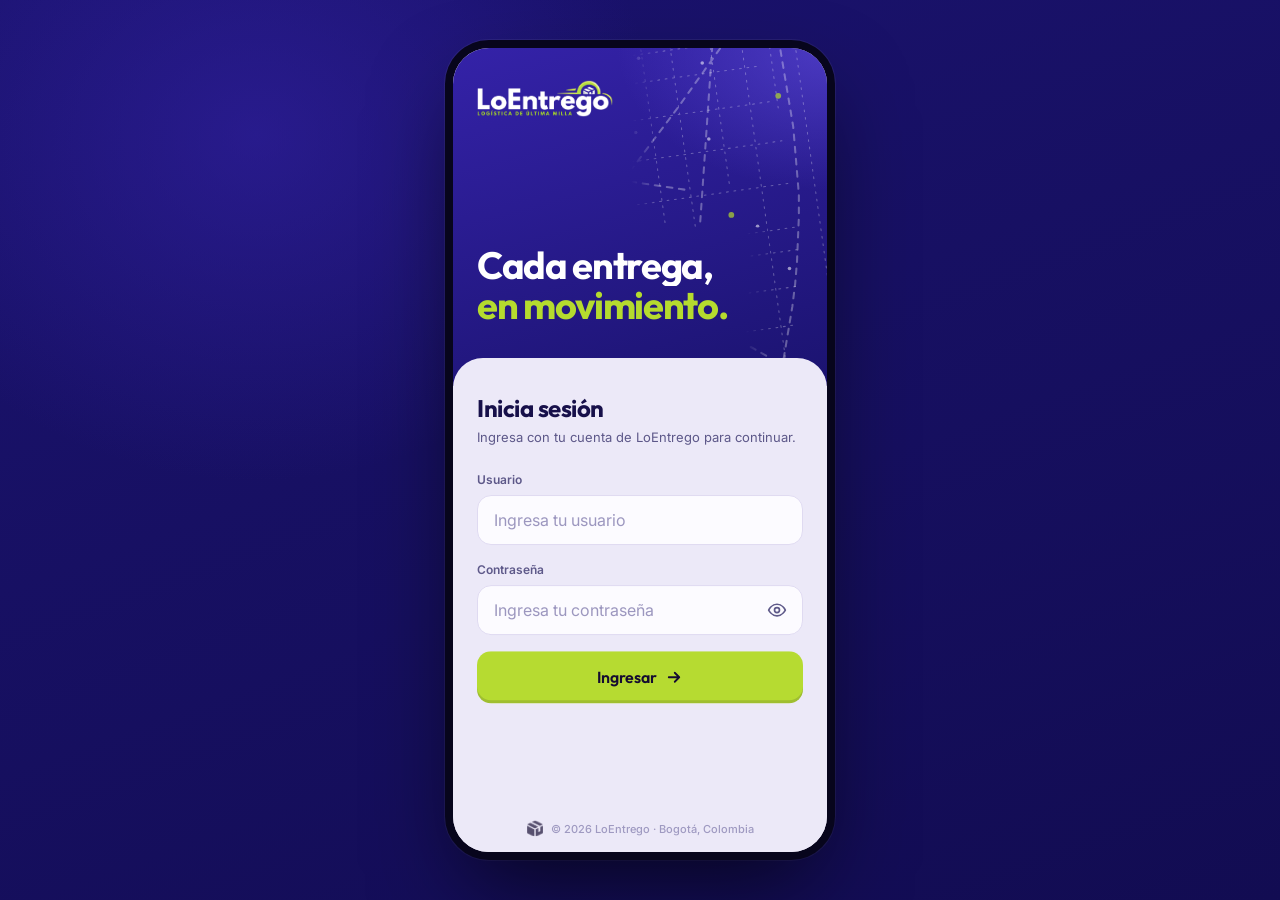
<file: index.html>
<!DOCTYPE html>
<html lang="es">
<head>
<meta charset="UTF-8">
<meta name="viewport" content="width=device-width, initial-scale=1.0, viewport-fit=cover">
<meta name="theme-color" content="#3422A8">
<title>LoEntrego — App de Logística</title>
<link rel="preconnect" href="https://fonts.googleapis.com">
<link rel="preconnect" href="https://fonts.gstatic.com" crossorigin>
<link href="https://fonts.googleapis.com/css2?family=Outfit:wght@500;600;700;800&family=Inter:wght@400;500;600;700&display=swap" rel="stylesheet">
<link rel="stylesheet" href="Styles/Styles-base.css?v=20261122r">
<link rel="stylesheet" href="Styles/Styles-index.css?v=20261123a">
<link rel="icon" href="img/icons/icon-192.png">
<link rel="manifest" href="manifest.webmanifest">
<link rel="apple-touch-icon" href="img/icons/apple-touch-icon.png">
<meta name="mobile-web-app-capable" content="yes">
<meta name="apple-mobile-web-app-capable" content="yes">
<meta name="apple-mobile-web-app-status-bar-style" content="black-translucent">
<meta name="apple-mobile-web-app-title" content="LoEntrego">
<script src="Scripts/Scripts-theme.js?v=20261122r"></script>
</head>
<body>

<main class="device login">

  <!-- ============ ZONA DE MARCA ============ -->
  <section class="brand-zone login-hero" aria-labelledby="login-title">
    <svg class="city city-art" viewBox="0 0 400 360" preserveAspectRatio="xMaxYMin slice" aria-hidden="true">
      <path class="c-street" d="M-157 -61L-77 510 M-126 -65L-45 505 M-99 -69L-19 502 M-62 -74L19 496 M-33 -78L47 492 M-7 -82L73 489 M30 -87L110 483 M85 -95L165 476 M136 -102L216 469 M186 -109L266 462 M217 -113L297 457 M259 -119L296 146 M292 -124L372 447 M321 -128L348 64 M348 -132L428 439 M379 -136L459 434 M434 -144L514 427 M-157 -61L286 -123 M-151 -16L298 -79 M-144 28L312 -36 M43 29L320 -10 M-137 84L329 19 M-131 123L341 57 M-125 166L352 99 M-119 212L361 144 M-112 259L366 191 M-109 281L368 215 M-103 320L369 254 M-98 361L368 295 M36 378L367 332 M-89 422L366 358 M-84 456L365 393 M-81 479L365 416 M82 125L60 192 M95 130L73 197 M108 134L86 201 M121 138L99 205 M134 142L112 209 M147 147L125 214 M82 125L148 147 M76 142L143 164 M71 159L137 181 M65 176L132 198 M41 296L71 370 M53 292L82 366 M64 287L94 361 M75 283L105 357 M86 278L116 352 M97 274L127 348 M108 269L138 343 M41 296L112 268 M47 311L118 282 M53 325L124 297 M59 340L130 311 M65 354L136 326 M71 369L142 340 M95 297L81 364 M110 300L96 367 M125 303L111 370 M140 306L126 373 M155 310L141 377 M170 313L156 380 M185 316L171 383 M95 297L198 319 M91 316L194 338 M87 336L190 358 M83 355L186 377 M40 203L64 262 M53 198L77 256 M66 192L90 251 M79 187L102 246 M92 182L115 241 M104 177L128 236 M117 172L141 230 M130 166L154 225 M143 161L167 220 M40 203L145 161 M47 219L151 177 M54 236L158 194 M60 253L165 211"/>
      <path class="c-avenue" d="M344 -36 L348 -12 L352 12 L356 36 L360 60 L364 84 L366 108 L368 132 L370 156 L370 180 L369 204 L368 228 L366 252 L363 276 L359 300 L355 324 L351 348 L347 372 M-40 378 L140 198 L240 65 L312 -36 M48 -36 C72 126, 32 252, 88 396 M264 198 L280 -36 M-20 288 Q160 223 340 331 M248 151 L-40 108"/>
      <circle class="c-hub" cx="4" cy="16" r="3.1" style="--d:3.1s"/><circle class="c-hub" cx="145" cy="105" r="3.1" style="--d:3.9s"/><circle class="c-hub" cx="170" cy="75" r="3.1" style="--d:0.2s"/><circle class="c-hub" cx="67" cy="244" r="3.1" style="--d:0.2s"/><circle class="c-node" cx="196" cy="90" r="1.9"/><circle class="c-node" cx="49" cy="191" r="1.9"/><circle class="c-node" cx="164" cy="356" r="1.9"/><circle class="c-hub" cx="97" cy="148" r="3.1" style="--d:1.7s"/><circle class="c-node" cx="99" cy="320" r="1.9"/><circle class="c-node" cx="199" cy="11" r="1.9"/><circle class="c-node" cx="97" cy="75" r="1.9"/><circle class="c-hub" cx="348" cy="51" r="3.1" style="--d:3.7s"/><circle class="c-node" cx="226" cy="357" r="1.9"/><circle class="c-node" cx="360" cy="235" r="1.9"/><circle class="c-hub" cx="298" cy="178" r="3.1" style="--d:0.8s"/><circle class="c-node" cx="263" cy="288" r="1.9"/><circle class="c-node" cx="326" cy="190" r="1.9"/><circle class="c-node" cx="274" cy="97" r="1.9"/><circle class="c-node" cx="267" cy="16" r="1.9"/><circle class="c-node" cx="51" cy="349" r="1.9"/><circle class="c-node" cx="24" cy="60" r="1.9"/>
      <path class="c-glow" pathLength="100" d="M344 -36 L348 -12 L352 12 L356 36 L360 60 L364 84 L366 108 L368 132 L370 156 L370 180 L369 204 L368 228 L366 252 L363 276 L359 300 L355 324 L351 348 L347 372" style="--t:4.0s;--w:0.2s"/><path class="c-comet" pathLength="100" d="M344 -36 L348 -12 L352 12 L356 36 L360 60 L364 84 L366 108 L368 132 L370 156 L370 180 L369 204 L368 228 L366 252 L363 276 L359 300 L355 324 L351 348 L347 372" style="--t:4.0s;--w:0.2s"/><path class="c-glow" pathLength="100" d="M-40 378 L140 198 L240 65 L312 -36" style="--t:5.1s;--w:0.9s"/><path class="c-comet" pathLength="100" d="M-40 378 L140 198 L240 65 L312 -36" style="--t:5.1s;--w:0.9s"/><path class="c-glow" pathLength="100" d="M48 -36 C72 126, 32 252, 88 396" style="--t:6.2s;--w:1.6s"/><path class="c-comet" pathLength="100" d="M48 -36 C72 126, 32 252, 88 396" style="--t:6.2s;--w:1.6s"/><path class="c-glow" pathLength="100" d="M264 198 L280 -36" style="--t:4.0s;--w:2.3s"/><path class="c-comet" pathLength="100" d="M264 198 L280 -36" style="--t:4.0s;--w:2.3s"/><path class="c-glow" pathLength="100" d="M-20 288 Q160 223 340 331" style="--t:5.1s;--w:3.0s"/><path class="c-comet" pathLength="100" d="M-20 288 Q160 223 340 331" style="--t:5.1s;--w:3.0s"/><path class="c-glow" pathLength="100" d="M248 151 L-40 108" style="--t:6.2s;--w:3.7s"/><path class="c-comet" pathLength="100" d="M248 151 L-40 108" style="--t:6.2s;--w:3.7s"/><path class="c-glow" pathLength="100" d="M344 -36 L348 -12 L352 12 L356 36 L360 60 L364 84 L366 108 L368 132 L370 156 L370 180 L369 204 L368 228 L366 252 L363 276 L359 300 L355 324 L351 348 L347 372" style="--t:4.0s;--w:4.4s"/><path class="c-comet" pathLength="100" d="M344 -36 L348 -12 L352 12 L356 36 L360 60 L364 84 L366 108 L368 132 L370 156 L370 180 L369 204 L368 228 L366 252 L363 276 L359 300 L355 324 L351 348 L347 372" style="--t:4.0s;--w:4.4s"/><path class="c-glow" pathLength="100" d="M-40 378 L140 198 L240 65 L312 -36" style="--t:5.1s;--w:5.1s"/><path class="c-comet" pathLength="100" d="M-40 378 L140 198 L240 65 L312 -36" style="--t:5.1s;--w:5.1s"/>
    </svg>

    <img class="login-logo" src="img/LoEntrego2026-wordmark.png" alt="LoEntrego — Logística de última milla" width="1383" height="374">

    <div class="login-copy">
      <h1 id="login-title">Cada entrega,<br><span class="text-accent">en movimiento.</span></h1>
    </div>
  </section>

  <!-- ============ PANEL DE ACCESO ============ -->
  <section class="login-panel" aria-labelledby="login-form-title">
    <div class="login-panel-head">
      <h2 id="login-form-title">Inicia sesión</h2>
      <p>Ingresa con tu cuenta de LoEntrego para continuar.</p>
    </div>

    <form class="login-form" id="login-form" novalidate>

      <div class="field">
        <label class="field-label" for="usuario">Usuario</label>
        <input class="field-input" type="text" id="usuario" name="usuario" placeholder="Ingresa tu usuario" autocomplete="username" autocapitalize="none" spellcheck="false">
      </div>

      <div class="field">
        <label class="field-label" for="password">Contraseña</label>
        <div class="password-wrap">
          <input class="field-input" type="password" id="password" name="password" placeholder="Ingresa tu contraseña" autocomplete="current-password">
          <button type="button" class="toggle-password" id="toggle-password" data-action="toggle-password" aria-label="Mostrar contraseña" aria-pressed="false">
            <svg class="icon-eye" viewBox="0 0 24 24" fill="none" stroke="currentColor" stroke-width="2" stroke-linecap="round" stroke-linejoin="round" aria-hidden="true"><path d="M2 12s3.6-7 10-7 10 7 10 7-3.6 7-10 7S2 12 2 12Z"/><circle cx="12" cy="12" r="3"/></svg>
            <svg class="icon-eye-off" viewBox="0 0 24 24" fill="none" stroke="currentColor" stroke-width="2" stroke-linecap="round" stroke-linejoin="round" aria-hidden="true"><path d="M10.6 5.1A10.8 10.8 0 0 1 12 5c6.4 0 10 7 10 7a17.6 17.6 0 0 1-2.6 3.5M6.6 6.6A17.4 17.4 0 0 0 2 12s3.6 7 10 7a10 10 0 0 0 5.4-1.6"/><path d="M9.9 9.9a3 3 0 0 0 4.2 4.2"/><path d="m2 2 20 20"/></svg>
          </button>
        </div>
      </div>

      <p class="login-error" id="login-error" role="alert" aria-live="assertive"></p>

      <button type="submit" class="btn btn-primary btn-block" id="login-btn">
        <span class="login-btn-text">Ingresar</span>
        <svg class="btn-icon btn-icon-move" viewBox="0 0 24 24" fill="none" stroke="currentColor" stroke-width="2.4" stroke-linecap="round" stroke-linejoin="round" aria-hidden="true"><path d="M5 12h14M13 6l6 6-6 6"/></svg>
      </button>

    </form>

    <footer class="login-foot">
      <span class="isotipo isotipo-xs" aria-hidden="true"></span>
      <span>© 2026 LoEntrego · Bogotá, Colombia</span>
    </footer>
  </section>

</main>

<script src="Scripts/Scripts-index.js?v=20261122r"></script>
<script src="libs/gsap/gsap.min.js"></script>
<script src="libs/gsap/ScrollTrigger.min.js"></script>
<script src="libs/gsap/SplitText.min.js"></script>
<script src="libs/gsap/DrawSVGPlugin.min.js"></script>
<script src="Scripts/Scripts-motion.js?v=20261122r"></script>
<script src="Scripts/Scripts-pwa.js?v=20261122r"></script>
</body>
</html>
</file>
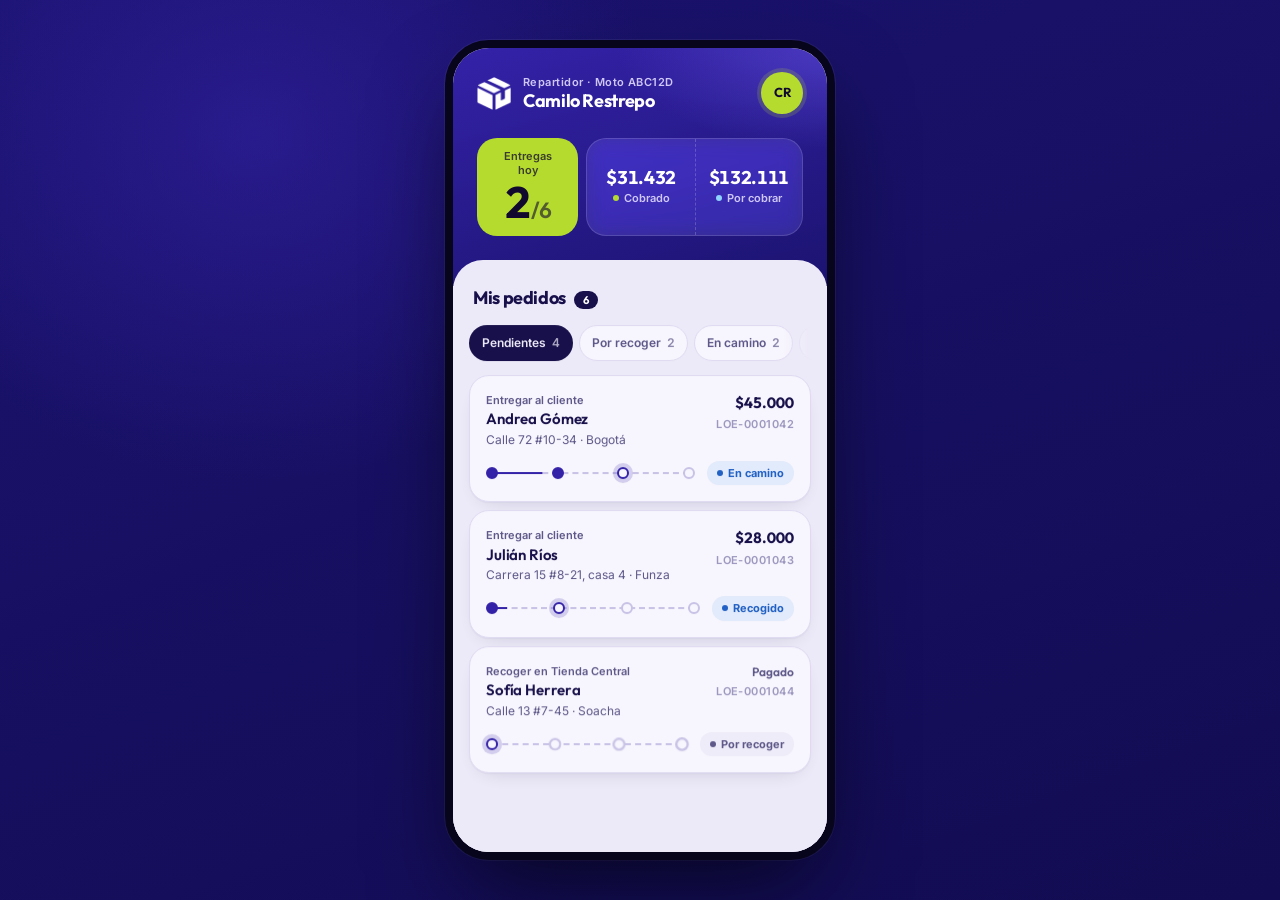
<file: Pages/Pages-repartidor.html>
<!DOCTYPE html>
<html lang="es">
<head>
<meta charset="UTF-8">
<meta name="viewport" content="width=device-width, initial-scale=1.0, viewport-fit=cover">
<meta name="theme-color" content="#3422A8">
<title>LoEntrego — Repartidor</title>
<link rel="preconnect" href="https://fonts.googleapis.com">
<link rel="preconnect" href="https://fonts.gstatic.com" crossorigin>
<link href="https://fonts.googleapis.com/css2?family=Outfit:wght@500;600;700;800&family=Inter:wght@400;500;600;700&display=swap" rel="stylesheet">
<link rel="stylesheet" href="../Styles/Styles-base.css?v=20261123a">
<link rel="stylesheet" href="../Styles/Styles-app.css?v=20261123a">
<link rel="stylesheet" href="../Styles/Styles-repartidor.css?v=20261123a">
<link rel="icon" href="../img/icons/icon-192.png">
<link rel="manifest" href="../manifest.webmanifest">
<link rel="apple-touch-icon" href="../img/icons/apple-touch-icon.png">
<meta name="mobile-web-app-capable" content="yes">
<meta name="apple-mobile-web-app-capable" content="yes">
<meta name="apple-mobile-web-app-status-bar-style" content="black-translucent">
<meta name="apple-mobile-web-app-title" content="LoEntrego">
<script src="../Scripts/Scripts-theme.js?v=20261123a"></script>
</head>
<body>

<div class="device app" data-role="repartidor">

  <main class="app-scroll">

    <!-- ============ ZONA DE MARCA ============ -->
    <section class="brand-zone app-hero" aria-label="Tu jornada">
      <header class="app-header">
        <div class="app-header-brand">
          <span class="brand-mark isotipo" aria-hidden="true"></span>
          <div>
            <p class="eyebrow">Repartidor · Moto ABC12D</p>
            <h1 class="app-title">Camilo Restrepo</h1>
          </div>
        </div>
        <button type="button" class="avatar-btn" data-action="open-sheet" data-target="sheet-account" aria-label="Abrir mi cuenta" aria-haspopup="dialog">CR</button>
      </header>

      <div class="stats">
        <div class="stat stat-total">
          <span class="stat-label">Entregas hoy</span>
          <span class="stat-value"><span data-stat="hechas">0</span><small class="of">/<span data-stat="total">0</span></small></span>
        </div>
        <div class="stat-split">
          <div class="stat">
            <span class="stat-value money" data-money="cobrado">$0</span>
            <span class="stat-label"><i class="dot dot-ok" aria-hidden="true"></i>Cobrado</span>
          </div>
          <div class="stat">
            <span class="stat-value money" data-money="pendiente">$0</span>
            <span class="stat-label"><i class="dot dot-move" aria-hidden="true"></i>Por cobrar</span>
          </div>
        </div>
      </div>

    </section>

    <div class="app-panel">

      <!-- ============ MIS PEDIDOS ============ -->
      <section class="jobs" aria-labelledby="jobs-title">
        <div class="section-head">
          <h2 class="section-title" id="jobs-title">Mis pedidos</h2>
          <span class="count-chip" data-count="todos">0</span>
        </div>

        <div class="filters" role="toolbar" aria-label="Filtrar mis pedidos">
          <button type="button" class="filter-chip" data-action="filter" data-filter="pendientes" aria-pressed="true">Pendientes <span class="n" data-count="pendientes">0</span></button>
          <button type="button" class="filter-chip" data-action="filter" data-filter="por_recoger" aria-pressed="false">Por recoger <span class="n" data-count="por_recoger">0</span></button>
          <button type="button" class="filter-chip" data-action="filter" data-filter="curso" aria-pressed="false">En camino <span class="n" data-count="curso">0</span></button>
          <button type="button" class="filter-chip" data-action="filter" data-filter="completados" aria-pressed="false">Completados <span class="n" data-count="completados">0</span></button>
          <button type="button" class="filter-chip" data-action="filter" data-filter="todos" aria-pressed="false">Todos <span class="n" data-count="todos">0</span></button>
        </div>

        <ul class="job-list" id="job-list" role="list"></ul>

        <div class="empty-state" id="jobs-empty" hidden>
          <span class="isotipo isotipo-empty" aria-hidden="true"></span>
          <p class="empty-title" id="empty-title">¡Ruta completada!</p>
          <p class="empty-sub" id="empty-sub"></p>
        </div>
      </section>

    </div>
  </main>

  <!-- ============ CELEBRACIÓN DE ENTREGA ============ -->
  <div class="done-layer" id="done-layer" aria-hidden="true">
    <div class="done-badge">
      <svg viewBox="0 0 120 120">
        <circle class="done-ring" cx="60" cy="60" r="50"/>
        <path class="done-check" d="M38 62 l15 15 l30 -32"/>
      </svg>
      <span class="done-bit"></span><span class="done-bit"></span><span class="done-bit"></span><span class="done-bit"></span>
      <span class="done-bit"></span><span class="done-bit"></span><span class="done-bit"></span><span class="done-bit"></span>
      <span class="done-bit"></span><span class="done-bit"></span><span class="done-bit"></span><span class="done-bit"></span>
    </div>
    <p class="done-msg" id="done-msg">¡Entregado!</p>
  </div>

  <!-- ============ HOJA: NO SE PUDO ENTREGAR ============ -->
  <div class="sheet-overlay" id="sheet-fail" data-state="closed" data-action="close-sheet-bg">
    <section class="sheet" role="dialog" aria-modal="true" aria-labelledby="fail-title" tabindex="-1">
      <span class="sheet-handle" aria-hidden="true"></span>
      <button type="button" class="icon-btn sheet-close" data-action="close-sheet" aria-label="Cerrar">
        <svg viewBox="0 0 24 24" fill="none" stroke="currentColor" stroke-width="2.2" stroke-linecap="round" aria-hidden="true"><path d="M6 6l12 12M18 6 6 18"/></svg>
      </button>
      <h2 class="sheet-title" id="fail-title">No se pudo entregar</h2>
      <p class="sheet-sub" id="fail-sub">Cuéntanos qué pasó para avisarle al comercio.</p>
      <form id="fail-form" class="reason-list" novalidate>
        <div id="reason-options" class="reason-options" role="radiogroup" aria-label="Motivo"></div>
        <button type="submit" class="btn btn-danger btn-block sheet-action" id="fail-submit" disabled>Reportar novedad</button>
      </form>
    </section>
  </div>

  <!-- ============ HOJA: PEDIDO (acciones del repartidor) ============ -->
  <div class="sheet-overlay" id="sheet-job" data-state="closed" data-action="close-sheet-bg">
    <section class="sheet has-ticket" role="dialog" aria-modal="true" aria-labelledby="job-name" tabindex="-1">
      <span class="sheet-handle" aria-hidden="true"></span>
      <button type="button" class="icon-btn sheet-close" data-action="close-sheet" aria-label="Cerrar">
        <svg viewBox="0 0 24 24" fill="none" stroke="currentColor" stroke-width="2.2" stroke-linecap="round" aria-hidden="true"><path d="M6 6l12 12M18 6 6 18"/></svg>
      </button>
      <div id="job-detail"></div>
    </section>
  </div>

  <!-- ============ HOJA: MI CUENTA ============ -->
  <div class="sheet-overlay" id="sheet-account" data-state="closed" data-action="close-sheet-bg">
    <section class="sheet" role="dialog" aria-modal="true" aria-labelledby="account-name" tabindex="-1">
      <span class="sheet-handle" aria-hidden="true"></span>
      <button type="button" class="icon-btn sheet-close" data-action="close-sheet" aria-label="Cerrar">
        <svg viewBox="0 0 24 24" fill="none" stroke="currentColor" stroke-width="2.2" stroke-linecap="round" aria-hidden="true"><path d="M6 6l12 12M18 6 6 18"/></svg>
      </button>
      <div class="account-header">
        <span class="account-avatar" aria-hidden="true">CR</span>
        <div>
          <h2 class="account-name" id="account-name">Camilo Restrepo</h2>
          <p class="account-role">Repartidor · Bogotá y alrededores</p>
        </div>
      </div>
      <dl class="detail-list">
        <div class="detail-row"><div><dt>Celular</dt><dd>300 123 4567</dd></div></div>
        <div class="detail-row"><div><dt>Comercio de hoy</dt><dd>Tienda Central · Cra 13 #45-20, Chapinero</dd></div></div>
      </dl>

      <div class="settings-group">
        <span class="settings-label" id="theme-label">Apariencia</span>
        <div class="theme-switch" role="radiogroup" aria-labelledby="theme-label">
          <button type="button" class="theme-option" role="radio" aria-checked="false" data-action="set-theme" data-theme-value="light"><svg viewBox="0 0 24 24" fill="none" stroke="currentColor" stroke-width="2" stroke-linecap="round" aria-hidden="true"><circle cx="12" cy="12" r="4"/><path d="M12 2v2M12 20v2M4.9 4.9l1.4 1.4M17.7 17.7l1.4 1.4M2 12h2M20 12h2M4.9 19.1l1.4-1.4M17.7 6.3l1.4-1.4"/></svg>Claro</button>
          <button type="button" class="theme-option" role="radio" aria-checked="false" data-action="set-theme" data-theme-value="dark"><svg viewBox="0 0 24 24" fill="none" stroke="currentColor" stroke-width="2" stroke-linecap="round" stroke-linejoin="round" aria-hidden="true"><path d="M20 14.5A8 8 0 0 1 9.5 4a8 8 0 1 0 10.5 10.5Z"/></svg>Oscuro</button>
          <button type="button" class="theme-option" role="radio" aria-checked="true" data-action="set-theme" data-theme-value="auto"><svg viewBox="0 0 24 24" fill="none" stroke="currentColor" stroke-width="2" stroke-linecap="round" aria-hidden="true"><circle cx="12" cy="12" r="9"/><path d="M12 3a9 9 0 0 1 0 18Z" fill="currentColor" stroke="none"/></svg>Auto</button>
        </div>
      </div>

      <button type="button" class="btn btn-ghost btn-block sheet-action" data-action="logout">
        <svg class="btn-icon" viewBox="0 0 24 24" fill="none" stroke="currentColor" stroke-width="2.2" stroke-linecap="round" stroke-linejoin="round" aria-hidden="true"><path d="M15 4h3a2 2 0 0 1 2 2v12a2 2 0 0 1-2 2h-3M10 17l-5-5 5-5M5 12h11"/></svg>
        Cerrar sesión
      </button>
    </section>
  </div>

  <div class="toast-region" id="toast-region" aria-live="polite" aria-atomic="true"></div>
</div>

<script src="../Scripts/Scripts-app.js?v=20261127b"></script>
<script src="../Scripts/Scripts-repartidor.js?v=20261127b"></script>
<script src="../libs/gsap/gsap.min.js"></script>
<script src="../libs/gsap/ScrollTrigger.min.js"></script>
<script src="../libs/gsap/SplitText.min.js"></script>
<script src="../libs/gsap/DrawSVGPlugin.min.js"></script>
<script src="../Scripts/Scripts-motion.js?v=20261123a"></script>
<script src="../Scripts/Scripts-pwa.js?v=20261123a"></script>
</body>
</html>
</file>
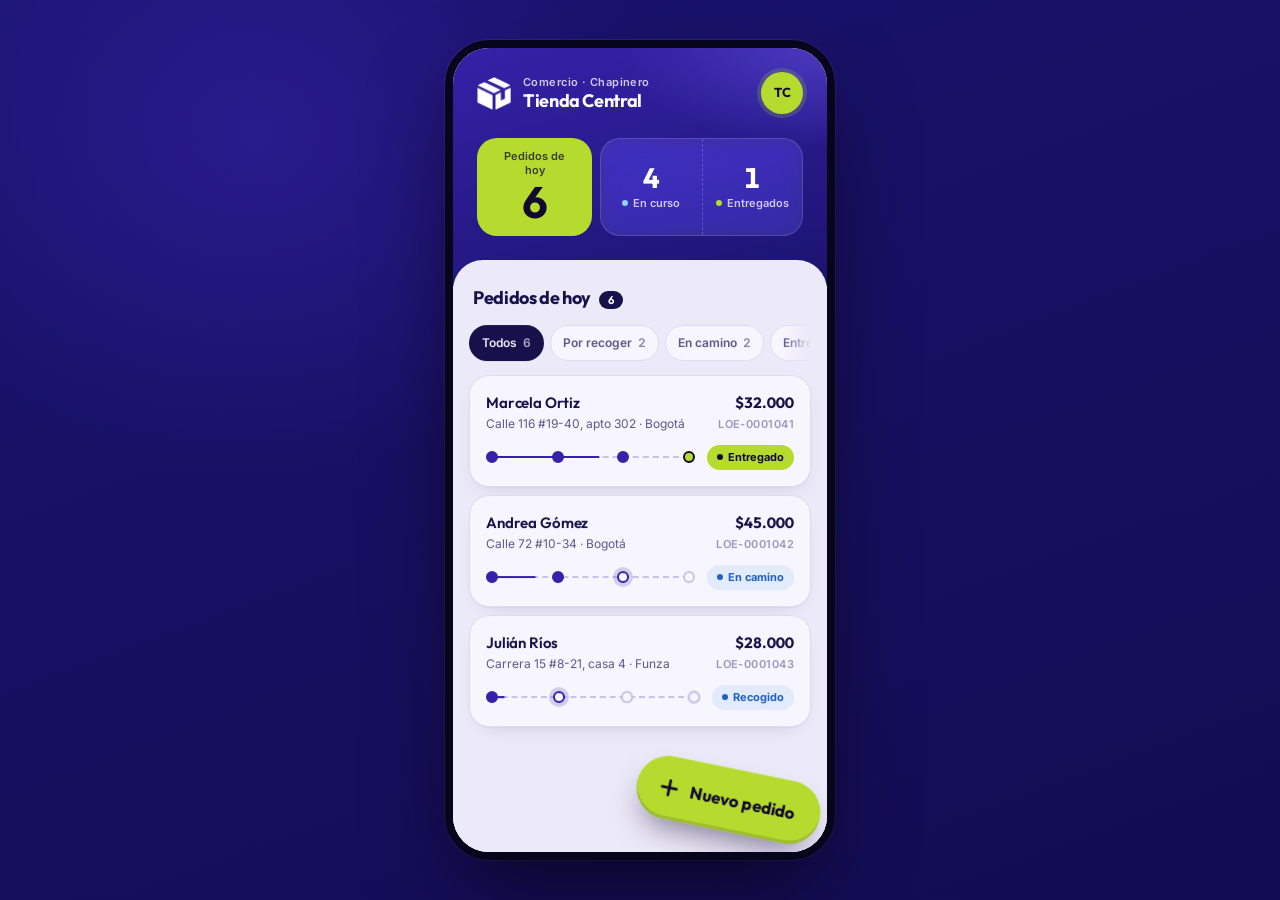
<file: Pages/Pages-stores.html>
<!DOCTYPE html>
<html lang="es">
<head>
<meta charset="UTF-8">
<meta name="viewport" content="width=device-width, initial-scale=1.0, viewport-fit=cover">
<meta name="theme-color" content="#3422A8">
<title>LoEntrego — Comercio</title>
<link rel="preconnect" href="https://fonts.googleapis.com">
<link rel="preconnect" href="https://fonts.gstatic.com" crossorigin>
<link href="https://fonts.googleapis.com/css2?family=Outfit:wght@500;600;700;800&family=Inter:wght@400;500;600;700&display=swap" rel="stylesheet">
<link rel="stylesheet" href="../Styles/Styles-base.css?v=20261122r">
<link rel="stylesheet" href="../Styles/Styles-app.css?v=20261122r">
<link rel="stylesheet" href="../Styles/Styles-stores.css?v=20261122r">
<link rel="icon" href="../img/icons/icon-192.png">
<link rel="manifest" href="../manifest.webmanifest">
<link rel="apple-touch-icon" href="../img/icons/apple-touch-icon.png">
<meta name="mobile-web-app-capable" content="yes">
<meta name="apple-mobile-web-app-capable" content="yes">
<meta name="apple-mobile-web-app-status-bar-style" content="black-translucent">
<meta name="apple-mobile-web-app-title" content="LoEntrego">
<script src="../Scripts/Scripts-theme.js?v=20261122r"></script>
</head>
<body>

<div class="device app" data-role="comercio">

  <main class="app-scroll">

    <!-- ============ ZONA DE MARCA ============ -->
    <section class="brand-zone app-hero" aria-label="Resumen de hoy">
      <header class="app-header">
        <div class="app-header-brand">
          <span class="brand-mark isotipo" aria-hidden="true"></span>
          <div>
            <p class="eyebrow">Comercio · Chapinero</p>
            <h1 class="app-title">Tienda Central</h1>
          </div>
        </div>
        <button type="button" class="avatar-btn" data-action="open-sheet" data-target="sheet-account" aria-label="Abrir mi cuenta" aria-haspopup="dialog">TC</button>
      </header>

      <div class="stats">
        <div class="stat stat-total">
          <span class="stat-label">Pedidos de hoy</span>
          <span class="stat-value" data-stat="total">0</span>
        </div>
        <div class="stat-split">
          <div class="stat">
            <span class="stat-value" data-stat="curso">0</span>
            <span class="stat-label"><i class="dot dot-move" aria-hidden="true"></i>En curso</span>
          </div>
          <div class="stat">
            <span class="stat-value" data-stat="entregado">0</span>
            <span class="stat-label"><i class="dot dot-ok" aria-hidden="true"></i>Entregados</span>
          </div>
        </div>
      </div>
    </section>

    <div class="app-panel">

      <!-- ============ PEDIDOS DE HOY ============ -->
      <section class="orders" aria-labelledby="orders-title">
        <div class="section-head">
          <h2 class="section-title" id="orders-title">Pedidos de hoy</h2>
          <span class="count-chip" data-stat="total">0</span>
        </div>

        <div class="filters" role="toolbar" aria-label="Filtrar pedidos por estado">
          <button type="button" class="filter-chip" data-action="filter" data-filter="todos" aria-pressed="true">Todos <span class="n" data-count="todos">0</span></button>
          <button type="button" class="filter-chip" data-action="filter" data-filter="por_recoger" aria-pressed="false">Por recoger <span class="n" data-count="por_recoger">0</span></button>
          <button type="button" class="filter-chip" data-action="filter" data-filter="curso" aria-pressed="false">En camino <span class="n" data-count="curso">0</span></button>
          <button type="button" class="filter-chip" data-action="filter" data-filter="entregado" aria-pressed="false">Entregados <span class="n" data-count="entregado">0</span></button>
          <button type="button" class="filter-chip" data-action="filter" data-filter="no_entregado" aria-pressed="false">No entregados <span class="n" data-count="no_entregado">0</span></button>
        </div>

        <ul class="order-list" id="order-list" role="list"></ul>

        <div class="empty-state" id="orders-empty" hidden>
          <span class="isotipo isotipo-empty" aria-hidden="true"></span>
          <p class="empty-title" id="empty-title">Aún no tienes pedidos hoy</p>
          <p class="empty-sub" id="empty-sub">Toca “Nuevo pedido” para crear el primero.</p>
        </div>
      </section>

    </div>
  </main>

  <!-- ============ BOTÓN FLOTANTE ============ -->
  <button type="button" class="fab" data-action="open-sheet" data-target="sheet-new" aria-haspopup="dialog">
    <svg viewBox="0 0 24 24" fill="none" stroke="currentColor" stroke-width="2.6" stroke-linecap="round" aria-hidden="true"><path d="M12 5v14M5 12h14"/></svg>
    <span class="fab-label">Nuevo pedido</span>
  </button>

  <!-- ============ HOJA: NUEVO PEDIDO ============ -->
  <div class="sheet-overlay" id="sheet-new" data-state="closed" data-action="close-sheet-bg">
    <section class="sheet" role="dialog" aria-modal="true" aria-labelledby="new-title" tabindex="-1">
      <span class="sheet-handle" aria-hidden="true"></span>
      <button type="button" class="icon-btn sheet-close" data-action="close-sheet" aria-label="Cerrar">
        <svg viewBox="0 0 24 24" fill="none" stroke="currentColor" stroke-width="2.2" stroke-linecap="round" aria-hidden="true"><path d="M6 6l12 12M18 6 6 18"/></svg>
      </button>
      <h2 class="sheet-title" id="new-title">Nuevo pedido</h2>
      <p class="sheet-sub">Lo recogemos en tu comercio y lo llevamos hasta tu cliente.</p>

      <form class="order-form" id="order-form" novalidate>
        <fieldset class="field zone-field">
          <legend class="field-label">Zona de entrega</legend>
          <div class="zone-options" id="zone-options"></div>
        </fieldset>

        <div class="field">
          <label class="field-label" for="f-direccion">Dirección de entrega</label>
          <input class="field-input" id="f-direccion" name="direccion" type="text" placeholder="Calle 72 #10-34, apto 501" autocomplete="street-address" required>
          <p class="field-hint" aria-live="polite"></p>
        </div>
        <div class="field">
          <label class="field-label" for="f-nombre">Nombre de quien recibe</label>
          <input class="field-input" id="f-nombre" name="nombre" type="text" placeholder="Ej: Andrea Gómez" autocomplete="off" required>
          <p class="field-hint" aria-live="polite"></p>
        </div>
        <div class="field">
          <label class="field-label" for="f-telefono">Celular de quien recibe</label>
          <input class="field-input" id="f-telefono" name="telefono" type="tel" inputmode="numeric" placeholder="300 123 4567" autocomplete="off" data-format="phone" required>
          <p class="field-hint" aria-live="polite"></p>
        </div>
        <div class="field">
          <label class="field-label" for="f-cobro">Valor a cobrar al cliente</label>
          <input class="field-input" id="f-cobro" name="cobro" type="text" inputmode="numeric" placeholder="$0" data-format="money" aria-describedby="cobro-help">
          <p class="field-help" id="cobro-help">Contraentrega: el repartidor lo cobra y te lo entrega. Déjalo en $0 si ya está pago.</p>
        </div>
        <div class="field">
          <label class="field-label" for="f-notas">Notas para el repartidor <span class="optional">(opcional)</span></label>
          <textarea class="field-input" id="f-notas" name="notas" rows="2" placeholder="Entregar en portería, preguntar por Sr. Gómez"></textarea>
        </div>

        <div class="order-summary" aria-live="polite">
          <div><span>Envío a <b id="sum-zona">Bogotá</b></span><strong id="sum-tarifa">$10.000</strong></div>
          <div><span>El repartidor cobrará</span><strong id="sum-cobro">$0</strong></div>
        </div>

        <button type="submit" class="btn btn-primary btn-block" id="order-submit">
          <span class="btn-text">Crear pedido</span>
          <svg class="btn-icon btn-icon-move" viewBox="0 0 24 24" fill="none" stroke="currentColor" stroke-width="2.4" stroke-linecap="round" stroke-linejoin="round" aria-hidden="true"><path d="M5 12h14M13 6l6 6-6 6"/></svg>
        </button>
      </form>
    </section>
  </div>

  <!-- ============ HOJA: DETALLE DEL PEDIDO ============ -->
  <div class="sheet-overlay" id="sheet-order" data-state="closed" data-action="close-sheet-bg">
    <section class="sheet has-ticket" role="dialog" aria-modal="true" aria-labelledby="od-nombre" tabindex="-1">
      <span class="sheet-handle" aria-hidden="true"></span>
      <button type="button" class="icon-btn sheet-close" data-action="close-sheet" aria-label="Cerrar">
        <svg viewBox="0 0 24 24" fill="none" stroke="currentColor" stroke-width="2.2" stroke-linecap="round" aria-hidden="true"><path d="M6 6l12 12M18 6 6 18"/></svg>
      </button>
      <div id="order-detail"></div>
    </section>
  </div>

  <!-- ============ HOJA: MI CUENTA ============ -->
  <div class="sheet-overlay" id="sheet-account" data-state="closed" data-action="close-sheet-bg">
    <section class="sheet" role="dialog" aria-modal="true" aria-labelledby="account-name" tabindex="-1">
      <span class="sheet-handle" aria-hidden="true"></span>
      <button type="button" class="icon-btn sheet-close" data-action="close-sheet" aria-label="Cerrar">
        <svg viewBox="0 0 24 24" fill="none" stroke="currentColor" stroke-width="2.2" stroke-linecap="round" aria-hidden="true"><path d="M6 6l12 12M18 6 6 18"/></svg>
      </button>
      <div class="account-header">
        <span class="account-avatar" aria-hidden="true">TC</span>
        <div>
          <h2 class="account-name" id="account-name">Tienda Central</h2>
          <p class="account-role">Comercio · Chapinero</p>
        </div>
      </div>
      <dl class="detail-list">
        <div class="detail-row"><div><dt>Dirección de recogida</dt><dd>Cra 13 #45-20, Chapinero, Bogotá</dd></div>
          <button type="button" class="edit-btn" data-action="edit-field" aria-label="Editar dirección"><svg viewBox="0 0 24 24" fill="none" stroke="currentColor" stroke-width="2" stroke-linecap="round" stroke-linejoin="round" aria-hidden="true"><path d="M4 20h4L19 9l-4-4L4 16v4Z"/><path d="m13.5 6.5 4 4"/></svg></button></div>
        <div class="detail-row"><div><dt>Celular</dt><dd>315 200 4567</dd></div>
          <button type="button" class="edit-btn" data-action="edit-field" aria-label="Editar celular"><svg viewBox="0 0 24 24" fill="none" stroke="currentColor" stroke-width="2" stroke-linecap="round" stroke-linejoin="round" aria-hidden="true"><path d="M4 20h4L19 9l-4-4L4 16v4Z"/><path d="m13.5 6.5 4 4"/></svg></button></div>
        <div class="detail-row"><div><dt>Correo</dt><dd>tiendacentral@correo.com</dd></div>
          <button type="button" class="edit-btn" data-action="edit-field" aria-label="Editar correo"><svg viewBox="0 0 24 24" fill="none" stroke="currentColor" stroke-width="2" stroke-linecap="round" stroke-linejoin="round" aria-hidden="true"><path d="M4 20h4L19 9l-4-4L4 16v4Z"/><path d="m13.5 6.5 4 4"/></svg></button></div>
      </dl>

      <div class="settings-group">
        <span class="settings-label" id="theme-label">Apariencia</span>
        <div class="theme-switch" role="radiogroup" aria-labelledby="theme-label">
          <button type="button" class="theme-option" role="radio" aria-checked="false" data-action="set-theme" data-theme-value="light"><svg viewBox="0 0 24 24" fill="none" stroke="currentColor" stroke-width="2" stroke-linecap="round" aria-hidden="true"><circle cx="12" cy="12" r="4"/><path d="M12 2v2M12 20v2M4.9 4.9l1.4 1.4M17.7 17.7l1.4 1.4M2 12h2M20 12h2M4.9 19.1l1.4-1.4M17.7 6.3l1.4-1.4"/></svg>Claro</button>
          <button type="button" class="theme-option" role="radio" aria-checked="false" data-action="set-theme" data-theme-value="dark"><svg viewBox="0 0 24 24" fill="none" stroke="currentColor" stroke-width="2" stroke-linecap="round" stroke-linejoin="round" aria-hidden="true"><path d="M20 14.5A8 8 0 0 1 9.5 4a8 8 0 1 0 10.5 10.5Z"/></svg>Oscuro</button>
          <button type="button" class="theme-option" role="radio" aria-checked="true" data-action="set-theme" data-theme-value="auto"><svg viewBox="0 0 24 24" fill="none" stroke="currentColor" stroke-width="2" stroke-linecap="round" aria-hidden="true"><circle cx="12" cy="12" r="9"/><path d="M12 3a9 9 0 0 1 0 18Z" fill="currentColor" stroke="none"/></svg>Auto</button>
        </div>
      </div>

      <button type="button" class="btn btn-ghost btn-block sheet-action" data-action="logout">
        <svg class="btn-icon" viewBox="0 0 24 24" fill="none" stroke="currentColor" stroke-width="2.2" stroke-linecap="round" stroke-linejoin="round" aria-hidden="true"><path d="M15 4h3a2 2 0 0 1 2 2v12a2 2 0 0 1-2 2h-3M10 17l-5-5 5-5M5 12h11"/></svg>
        Cerrar sesión
      </button>
    </section>
  </div>

  <div class="toast-region" id="toast-region" aria-live="polite" aria-atomic="true"></div>
</div>

<script src="../Scripts/Scripts-app.js?v=20261127b"></script>
<script src="../Scripts/Scripts-stores.js?v=20261122r"></script>
<script src="../libs/gsap/gsap.min.js"></script>
<script src="../libs/gsap/ScrollTrigger.min.js"></script>
<script src="../libs/gsap/SplitText.min.js"></script>
<script src="../libs/gsap/DrawSVGPlugin.min.js"></script>
<script src="../Scripts/Scripts-motion.js?v=20261122r"></script>
<script src="../Scripts/Scripts-pwa.js?v=20261122r"></script>
</body>
</html>
</file>
<file: Styles/Styles-base.css>
/* =====================================================================
   LoEntrego · AppWeb — Base compartida

   Ecosistema de marca LoEntrego
   ─────────────────────────────
   · MainWeb  → "Vitrina": azul saturado, luces, Poppins.
   · Admin    → "Noche": tinta profunda, paneles planos, Baloo 2 + Inter.
   · AppWeb   → "Día": franja azul de marca + superficie clara de trabajo,
                motivo de ruta punteada, Outfit + Inter.
   Constantes de toda la familia: azul índigo, lima = acción, caja = símbolo.
   ===================================================================== */
:root {
  /* ---- Marca (constantes del ecosistema) ---- */
  --brand-azul: #3422A8;
  --brand-azul-oscuro: #1B1370;
  --brand-azul-profundo: #120C52;
  --brand-lima: #B5DB2E;
  --brand-lima-hover: #C3E64A;
  --brand-lima-ink: #12092E;

  /* ---- Semánticos AppWeb (tema "día") ---- */
  --bg-brand: var(--brand-azul);
  --bg-page: #ECE9F8;
  --bg-surface: #F7F5FD;
  --bg-subtle: #EFECF9;
  --bg-input: #FCFBFF;
  --border-subtle: #DFDAF1;
  --border-strong: #C8C2E6;
  --text-primary: #17104A;
  --text-secondary: #5D5889;
  --text-placeholder: #9C97BF;
  --text-on-brand: #FFFFFF;
  --text-on-brand-2: #CFC8F7;
  --accent: var(--brand-lima);
  --accent-hover: var(--brand-lima-hover);
  --accent-ink: var(--brand-lima-ink);
  --focus-ring: rgba(52, 34, 168, 0.18);
  --danger: #D63A4C;
  --danger-dim: #FDECEE;
  --danger-line: #F6C3CA;
  --move: #2160C4;
  --move-dim: #E2EBFB;
  --toast-bg: #17104A;
  --toast-text: #FFFFFF;
  --chip-bg: #17104A;
  --chip-text: #FFFFFF;
  --hero-glow: rgba(90, 72, 214, 0.65);
  --panel-bg: var(--bg-page);
  --panel-edge: none;
  --hero-from: var(--brand-azul);
  --hero-to: var(--brand-azul-oscuro);

  /* ---- Tipografía ---- */
  --font-display: 'Outfit', system-ui, sans-serif;
  --font-body: 'Inter', system-ui, sans-serif;
  --fs-2xs: 0.6875rem;  /* 11px */
  --fs-xs: 0.75rem;     /* 12px */
  --fs-sm: 0.8125rem;   /* 13px */
  --fs-md: 0.9375rem;   /* 15px */
  --fs-lg: 1.125rem;    /* 18px */
  --fs-xl: clamp(1.375rem, 1.2rem + 0.9vw, 1.5rem);
  --fs-hero: clamp(2rem, 1.6rem + 2vw, 2.375rem);

  /* ---- Espaciado ---- */
  --space-2xs: 0.25rem;
  --space-xs: 0.5rem;
  --space-sm: 0.75rem;
  --space-md: 1rem;
  --space-lg: 1.5rem;
  --space-xl: 2rem;
  --space-2xl: 3rem;

  /* ---- Radios ---- */
  --radius-sm: 10px;
  --radius-md: 14px;
  --radius-lg: 20px;
  --radius-xl: 30px;
  --radius-pill: 999px;

  /* ---- Sombras ---- */
  --shadow-card: 0 1px 2px rgba(23, 16, 74, 0.04), 0 8px 24px -12px rgba(23, 16, 74, 0.18);
  --shadow-raised: 0 20px 40px -18px rgba(23, 16, 74, 0.35);
  --shadow-device: 0 40px 90px -20px rgba(0, 0, 0, 0.65);

  /* ---- Movimiento ---- */
  --ease: cubic-bezier(0.2, 0.8, 0.2, 1);
  --dur-fast: 0.18s;
  --dur-med: 0.32s;
}

/* ---------- Tema oscuro ("Día" de noche): misma marca, superficies profundas ---------- */
:root[data-theme="dark"] {
  --bg-page: #130F3C;
  --bg-surface: #1D1757;
  --bg-subtle: #262064;
  --bg-input: #17124A;
  --border-subtle: rgba(255, 255, 255, 0.10);
  --border-strong: rgba(255, 255, 255, 0.20);
  --text-primary: #ECE9FF;
  --text-secondary: #B3ADE0;
  --text-placeholder: #8580B8;
  --focus-ring: rgba(181, 219, 46, 0.22);
  --danger: #FF7A88;
  --danger-dim: rgba(255, 122, 136, 0.12);
  --danger-line: rgba(255, 122, 136, 0.4);
  --move: #8FD3FF;
  --move-dim: rgba(143, 211, 255, 0.13);
  --toast-bg: #EEEBFF;
  --toast-text: #120C52;
  --chip-bg: var(--brand-lima);
  --chip-text: var(--brand-lima-ink);
  --hero-glow: rgba(120, 100, 255, 0.45);
  --hero-from: #3422A8;   /* azul de marca, vibrante */
  --hero-to: #22188A;
  /* Panel: arranca un tono más claro y se hunde hacia el fondo, con brillo lima muy sutil arriba */
  --panel-bg:
    radial-gradient(55% 70px at 50% 0%, rgba(181, 219, 46, 0.10), transparent 100%),
    linear-gradient(180deg, #211A62 0%, #130F3C 240px);
  --panel-edge: 0 -22px 44px -14px rgba(6, 3, 30, 0.75), inset 0 1px 0 rgba(255, 255, 255, 0.14);
  --shadow-card: 0 1px 0 rgba(255, 255, 255, 0.03) inset, 0 10px 24px -14px rgba(0, 0, 0, 0.7);
  --shadow-raised: 0 20px 40px -18px rgba(0, 0, 0, 0.8);
}
:root[data-theme="dark"] .field-input:focus { border-color: var(--accent); }
/* Paneles que suben sobre la franja de marca */
.login-panel, .app-panel { background: var(--panel-bg); box-shadow: var(--panel-edge); }

/* Mientras arranca la animación de entrada, la app no se muestra a medias */
.anim-pending .device { visibility: hidden; }

/* ---------- Reset ---------- */
*, *::before, *::after { box-sizing: border-box; margin: 0; padding: 0; }
html { -webkit-text-size-adjust: 100%; }
img, svg { display: block; max-width: 100%; }
img { height: auto; }
button, input, textarea { font: inherit; color: inherit; }
button { cursor: pointer; background: none; border: none; }

body {
  transition: background-color var(--dur-med) var(--ease), color var(--dur-med) var(--ease);
  min-height: 100dvh;
  font-family: var(--font-body);
  font-size: var(--fs-md);
  line-height: 1.5;
  color: var(--text-primary);
  background: var(--bg-page);
  -webkit-font-smoothing: antialiased;
}

/* ---------- Contenedor: móvil a pantalla completa, marco en escritorio ---------- */
.device {
  position: relative;
  width: 100%;
  min-height: 100dvh;
  overflow: hidden;
  overflow: clip;
  isolation: isolate;
  background: var(--bg-page);
}

@media (min-width: 560px) and (min-height: 700px) {
  body {
    display: grid;
    place-items: center;
    padding: var(--space-xl) var(--space-md);
    background:
      radial-gradient(45% 55% at 20% 15%, rgba(52, 34, 168, 0.55), transparent 70%),
      linear-gradient(160deg, var(--brand-azul-oscuro), var(--brand-azul-profundo));
  }
  .device {
    width: 390px;
    height: min(820px, calc(100dvh - 4rem));
    min-height: 0;
    border-radius: 44px;
    border: 8px solid #07051C;
    box-shadow: var(--shadow-device), 0 0 0 1px rgba(255, 255, 255, 0.06);
  }
}

/* ---------- Zona de marca (franja azul) ---------- */
.brand-zone {
  position: relative;
  color: var(--text-on-brand);
  background:
    radial-gradient(80% 60% at 100% 0%, var(--hero-glow), transparent 70%),
    linear-gradient(165deg, var(--hero-from) 0%, var(--hero-to) 100%);
  isolation: isolate;
}
/* ---------- Red de calles: nuestro movimiento por la ciudad ----------
   Calles discontinuas, nodos en los cruces y cometas lima que recorren
   distintas rutas. Sutil y solo con transform/opacity/trazo. */
.city { position: absolute; pointer-events: none; }
.city .c-street { fill: none; stroke: var(--city-street, rgba(255, 255, 255, 0.16)); stroke-width: 1.1; stroke-dasharray: 2 6; stroke-linecap: round; }
.city .c-avenue { fill: none; stroke: var(--city-avenue, rgba(255, 255, 255, 0.32)); stroke-width: 2.2; stroke-dasharray: 6 7; stroke-linecap: round; }
.city .c-node { fill: var(--city-node, rgba(255, 255, 255, 0.3)); }
.city .c-hub { fill: var(--city-hub, #B5DB2E); opacity: 0.7; transform-box: fill-box; transform-origin: center; animation: c-hub 4s ease-in-out var(--d, 0s) infinite; }
.city .c-comet, .city .c-glow {
  fill: none;
  stroke: var(--city-comet, #B5DB2E);
  stroke-linecap: round;
  stroke-dasharray: 9 140;
  stroke-dashoffset: 9;
  animation: c-comet var(--t, 7s) linear var(--w, 0s) var(--city-loops, infinite) both;
}
.city .c-comet { stroke-width: 2.25; }
.city .c-glow { stroke-width: 7; opacity: 0.18; }
@keyframes c-comet { to { stroke-dashoffset: -100; } }
@keyframes c-hub { 0%, 100% { transform: scale(1); opacity: 0.55; } 50% { transform: scale(1.5); opacity: 0.9; } }
@media (prefers-reduced-motion: reduce) {
  .city .c-comet, .city .c-glow { animation: none; opacity: 0; }
  .city .c-hub { animation: none; }
}
.city-art {
  inset: 0;
  z-index: -1;
  width: 100%;
  height: 100%;
  --city-loops: infinite;
  --city-street: rgba(255, 255, 255, 0.3);
  --city-node: rgba(255, 255, 255, 0.55);
  /* Solo en la zona libre: a la derecha del título (--cx) y, arriba del
     título (--ty), a la derecha del logo (--lx). Lo mide Scripts-index.js */
  --cx: 72%; --lx: 46%; --ty: 22%;
  -webkit-mask-image: linear-gradient(to right, transparent var(--cx), #000 calc(var(--cx) + 28px)), linear-gradient(to right, transparent var(--lx), #000 calc(var(--lx) + 28px));
          mask-image: linear-gradient(to right, transparent var(--cx), #000 calc(var(--cx) + 28px)), linear-gradient(to right, transparent var(--lx), #000 calc(var(--lx) + 28px));
  -webkit-mask-size: 100% 100%, 100% var(--ty);
          mask-size: 100% 100%, 100% var(--ty);
  -webkit-mask-repeat: no-repeat;
          mask-repeat: no-repeat;
}
.city-art .c-comet { stroke-width: 2.5; }
.city-art .c-glow { stroke-width: 8; opacity: 0.25; }

/* ---------- Utilidades ---------- */
.text-accent { color: var(--accent); }
.visually-hidden {
  position: absolute !important;
  width: 1px; height: 1px;
  overflow: hidden; clip: rect(0 0 0 0);
  white-space: nowrap;
}

/* ---------- Campos ---------- */
.field { display: flex; flex-direction: column; gap: 6px; }
.field-label {
  font-size: var(--fs-xs);
  font-weight: 600;
  color: var(--text-secondary);
}
.field-input {
  width: 100%;
  min-height: 50px;
  padding: 0 var(--space-md);
  background: var(--bg-input);
  border: 1.5px solid var(--border-subtle);
  border-radius: var(--radius-md);
  font-family: var(--font-body);
  font-size: 1rem;
  font-weight: 500;
  color: var(--text-primary);
  outline: none;
  transition: border-color var(--dur-fast) var(--ease),
              background var(--dur-fast) var(--ease),
              box-shadow var(--dur-fast) var(--ease);
}
textarea.field-input { padding: var(--space-sm) var(--space-md); min-height: 84px; resize: vertical; line-height: 1.45; }
.field-input::placeholder { color: var(--text-placeholder); font-weight: 400; }
.field-input:hover { border-color: var(--border-strong); }
.field-input:focus {
  border-color: var(--brand-azul);
  background: var(--bg-surface);
  box-shadow: 0 0 0 4px var(--focus-ring);
}
.field[data-state="error"] .field-input { border-color: var(--danger); background: var(--bg-surface); }
.field[data-state="error"] .field-input:focus { box-shadow: 0 0 0 4px var(--danger-dim); }
.field-hint { font-size: var(--fs-2xs); font-weight: 600; color: var(--danger); }
.field-hint:empty { display: none; }

/* ---------- Botones ---------- */
.btn {
  display: inline-flex;
  align-items: center;
  justify-content: center;
  gap: var(--space-xs);
  min-height: 52px;
  padding: 0 var(--space-lg);
  border-radius: var(--radius-md);
  font-family: var(--font-display);
  font-size: 1rem;
  font-weight: 600;
  letter-spacing: 0.005em;
  transition: transform var(--dur-fast) var(--ease),
              background var(--dur-fast) var(--ease),
              box-shadow var(--dur-fast) var(--ease),
              border-color var(--dur-fast) var(--ease),
              opacity var(--dur-fast) var(--ease);
}
.btn-block { width: 100%; }
.btn-primary {
  background: var(--accent);
  color: var(--accent-ink);
  box-shadow: inset 0 -3px 0 rgba(18, 9, 46, 0.14);
}
.btn-primary:hover { background: var(--accent-hover); transform: translateY(-2px); box-shadow: inset 0 -3px 0 rgba(18, 9, 46, 0.14), 0 12px 22px -10px rgba(141, 176, 28, 0.8); }
.btn-primary:active { transform: translateY(0) scale(0.985); }
.btn-ghost { border: 1.5px solid var(--border-strong); color: var(--text-primary); background: var(--bg-surface); }
.btn-ghost:hover { border-color: var(--text-primary); }
.btn-danger { border: 1.5px solid var(--danger-line); color: var(--danger); background: var(--danger-dim); }
.btn-danger:hover { border-color: var(--danger); }
.btn[disabled], .btn[aria-busy="true"] { opacity: 0.7; pointer-events: none; }
.btn .btn-icon { width: 18px; height: 18px; flex-shrink: 0; transition: transform var(--dur-fast) var(--ease); }
.btn-primary:hover .btn-icon-move { transform: translateX(3px); }

.spinner {
  width: 18px; height: 18px;
  border-radius: 50%;
  border: 2.5px solid currentColor;
  border-right-color: transparent;
  animation: spin 0.7s linear infinite;
}
@keyframes spin { to { transform: rotate(360deg); } }

.icon-btn {
  display: grid;
  place-items: center;
  width: 40px;
  height: 40px;
  border-radius: 50%;
  background: var(--bg-subtle);
  border: 1px solid var(--border-subtle);
  color: var(--text-primary);
  transition: background var(--dur-fast) var(--ease), border-color var(--dur-fast) var(--ease), transform var(--dur-fast) var(--ease);
}
.icon-btn:hover { border-color: var(--border-strong); background: var(--bg-surface); }
.icon-btn:active { transform: scale(0.94); }
.icon-btn svg { width: 18px; height: 18px; }

/* Foco accesible y visible */
:where(a, button, input, textarea, [tabindex]):focus-visible {
  outline: 2.5px solid var(--brand-azul);
  outline-offset: 2px;
}
.brand-zone :where(a, button):focus-visible { outline-color: var(--accent); }
.field-input:focus-visible { outline: none; }

/* ---------- Toast ---------- */
.toast-region {
  position: absolute;
  left: var(--space-md);
  right: var(--space-md);
  bottom: var(--space-lg);
  z-index: 400;
  display: flex;
  flex-direction: column;
  align-items: center;
  gap: var(--space-xs);
  pointer-events: none;
}
.toast {
  display: flex;
  align-items: center;
  gap: var(--space-xs);
  max-width: 100%;
  padding: 12px 18px 12px 14px;
  border-radius: var(--radius-pill);
  background: var(--toast-bg);
  color: var(--toast-text);
  font-size: var(--fs-sm);
  font-weight: 600;
  box-shadow: 0 16px 32px -12px rgba(23, 16, 74, 0.6);
  animation: toast-in var(--dur-med) var(--ease);
}
.toast::before {
  content: '';
  flex-shrink: 0;
  width: 8px; height: 8px;
  border-radius: 50%;
  background: var(--accent);
}
.toast[data-type="error"]::before { background: #FF6B7A; }
.toast[data-leaving] { animation: toast-out var(--dur-fast) var(--ease) forwards; }
@keyframes toast-in { from { opacity: 0; transform: translateY(12px) scale(0.96); } }
@keyframes toast-out { to { opacity: 0; transform: translateY(8px); } }

@keyframes shake {
  0%, 100% { transform: translateX(0); }
  20% { transform: translateX(-8px); }
  40% { transform: translateX(8px); }
  60% { transform: translateX(-5px); }
  80% { transform: translateX(5px); }
}
.shake { animation: shake 0.4s; }

@media (prefers-reduced-motion: reduce) {
  *, *::before, *::after { animation-duration: 0.01ms !important; animation-iteration-count: 1 !important; transition-duration: 0.01ms !important; }
}

/* ---------- Isotipo (la caja): sin fondo, toma el color del tema ---------- */
:root { --isotipo-color: #12092E; }                 /* sobre claro: versión negra */
:root[data-theme="dark"] { --isotipo-color: #FFFFFF; } /* sobre oscuro: versión blanca */
.brand-zone { --isotipo-color: #FFFFFF; }           /* la franja azul siempre lleva blanco */
.isotipo {
  display: inline-block;
  flex-shrink: 0;
  width: 28px;
  aspect-ratio: 553 / 544;
  background-color: var(--isotipo-color);
  -webkit-mask: url("../img/isotipo.png") center / contain no-repeat;
          mask: url("../img/isotipo.png") center / contain no-repeat;
}
.isotipo-xs { width: 16px; }
.is-animating *, .is-animating *::before, .is-animating *::after { transition: none !important; }
</file>
<file: Styles/Styles-index.css>
/* =====================================================================
   LoEntrego · AppWeb — Inicio de sesión
   Requiere Styles-base.css
   ===================================================================== */

.login {
  display: flex;
  flex-direction: column;
  background: var(--bg-page);
}

/* ---------- Zona de marca ---------- */
.login-hero {
  display: flex;
  flex-direction: column;
  justify-content: space-between;
  gap: var(--space-xl);
  min-height: 42%;
  padding: var(--space-xl) var(--space-lg) calc(var(--space-xl) + 28px);
}

.login-logo {
  width: 136px;
  height: auto;
}

.login-copy h1 {
  font-family: var(--font-display);
  font-size: var(--fs-hero);
  font-weight: 700;
  line-height: 1.05;
  letter-spacing: -0.035em;
}

/* ---------- Panel claro ---------- */
.login-panel {
  position: relative;
  flex: 1;
  display: flex;
  flex-direction: column;
  gap: var(--space-lg);
  margin-top: -28px;
  padding: var(--space-xl) var(--space-lg) var(--space-md);
  border-radius: var(--radius-xl) var(--radius-xl) 0 0;
}

.login-panel-head h2 {
  font-family: var(--font-display);
  font-size: var(--fs-xl);
  font-weight: 700;
  letter-spacing: -0.02em;
}
.login-panel-head p { margin-top: 2px; font-size: var(--fs-sm); color: var(--text-secondary); }

.login-form {
  display: flex;
  flex-direction: column;
  gap: var(--space-md);
}

.password-wrap { position: relative; }
.password-wrap .field-input { padding-right: 52px; }

.toggle-password {
  position: absolute;
  top: 50%;
  right: 6px;
  translate: 0 -50%;
  display: grid;
  place-items: center;
  width: 40px;
  height: 40px;
  border-radius: var(--radius-sm);
  color: var(--text-secondary);
  transition: color var(--dur-fast) var(--ease), background var(--dur-fast) var(--ease);
}
.toggle-password:hover { color: var(--text-primary); background: var(--border-subtle); }
.toggle-password svg { width: 20px; height: 20px; }
.toggle-password .icon-eye-off { display: none; }
.toggle-password[aria-pressed="true"] .icon-eye { display: none; }
.toggle-password[aria-pressed="true"] .icon-eye-off { display: block; }

.login-error {
  padding: 10px 12px;
  border-radius: var(--radius-sm);
  background: var(--danger-dim);
  font-size: var(--fs-sm);
  font-weight: 600;
  color: var(--danger);
  text-align: center;
}
.login-error:empty { display: none; }

.login-foot {
  display: flex;
  align-items: center;
  justify-content: center;
  gap: 8px;
  margin-top: auto;
  font-size: var(--fs-2xs);
  font-weight: 500;
  color: var(--text-placeholder);
}
.login-foot .isotipo { opacity: 0.7; }


/* ============ RESPONSIVE: contenido centrado en pantallas anchas ============ */
.login-hero,
.login-panel {
  padding-left: max(var(--space-lg), calc((100% - 440px) / 2));
  padding-right: max(var(--space-lg), calc((100% - 440px) / 2));
}

/* En el celular el contenedor no tiene alto fijo y el 42 % no aplica: se usa el alto de la pantalla,
   así la franja azul queda con la misma proporción que en el marco de escritorio */
@media not ((min-width: 560px) and (min-height: 700px)) {
  .login-hero { min-height: min(42dvh, calc(100dvh - 400px)); }
}

/* Pantallas muy bajitas (celular horizontal): franja más compacta */
@media (max-height: 520px) {
  .login-hero { min-height: 0; gap: var(--space-md); padding-top: var(--space-lg); }
}
</file>
<file: Styles/Styles-app.css>
/* =====================================================================
   LoEntrego · AppWeb — Estructura compartida (comercio y repartidor)
   Requiere Styles-base.css
   ===================================================================== */

.app {
  display: flex;
  flex-direction: column;
  height: 100dvh;
}
@media (min-width: 560px) and (min-height: 700px) {
  .app { height: min(820px, calc(100dvh - 4rem)); }
}

.app-scroll {
  flex: 1;
  overflow-y: auto;
  overscroll-behavior: contain;
  scrollbar-width: none;
  background: var(--bg-page);
}
.app-scroll::-webkit-scrollbar { display: none; }

/* ============ ZONA DE MARCA ============ */
.app-hero {
  padding: var(--space-lg) var(--space-lg) calc(var(--space-lg) + 26px);
}
.app-header {
  display: flex;
  align-items: center;
  justify-content: space-between;
  gap: var(--space-sm);
  margin-bottom: var(--space-lg);
}
.app-header-brand { display: flex; align-items: center; gap: var(--space-sm); min-width: 0; }
.brand-mark { width: 34px; }
.eyebrow {
  font-size: var(--fs-2xs);
  font-weight: 600;
  letter-spacing: 0.04em;
  color: var(--text-on-brand-2);
}
.app-title {
  font-family: var(--font-display);
  font-size: var(--fs-lg);
  font-weight: 700;
  letter-spacing: -0.02em;
  line-height: 1.2;
  white-space: nowrap;
  overflow: hidden;
  text-overflow: ellipsis;
}
.avatar-btn {
  display: grid;
  place-items: center;
  flex-shrink: 0;
  width: 42px; height: 42px;
  border-radius: 50%;
  background: var(--accent);
  color: var(--accent-ink);
  font-family: var(--font-display);
  font-size: var(--fs-sm);
  font-weight: 700;
  box-shadow: 0 0 0 4px rgba(181, 219, 46, 0.18);
  transition: transform var(--dur-fast) var(--ease), box-shadow var(--dur-fast) var(--ease);
}
.avatar-btn:hover { transform: scale(1.05); box-shadow: 0 0 0 6px rgba(181, 219, 46, 0.22); }

/* Resumen: número grande + par en vidrio esmerilado */
.stats {
  display: grid;
  grid-template-columns: minmax(0, 1fr) minmax(0, 1.25fr);
  gap: var(--space-xs);
}
.stat { display: flex; flex-direction: column; min-width: 0; }
.stat-total {
  justify-content: space-between;
  padding: var(--space-sm) var(--space-md);
  border-radius: var(--radius-lg);
  background: var(--accent);
  color: var(--accent-ink);
}
.stat-total .stat-value { font-size: 2.75rem; line-height: 1; }
.stat-total .stat-label { color: var(--accent-ink); opacity: 0.75; }
.stat-split {
  display: grid;
  grid-template-columns: minmax(0, 1fr) minmax(0, 1fr);
  border-radius: var(--radius-lg);
  background: rgba(255, 255, 255, 0.10);
  border: 1px solid rgba(255, 255, 255, 0.14);
  -webkit-backdrop-filter: blur(10px) saturate(140%);
          backdrop-filter: blur(10px) saturate(140%);
}
.stat-split .stat { padding: var(--space-sm); gap: 4px; align-items: center; justify-content: center; text-align: center; }
.stat-split .stat-label { justify-content: center; }
.stat-split .stat + .stat { border-left: 1px dashed rgba(255, 255, 255, 0.2); }
.stat-value {
  font-family: var(--font-display);
  font-size: 1.75rem;
  font-weight: 700;
  letter-spacing: -0.03em;
  line-height: 1.05;
  font-variant-numeric: tabular-nums;
}
.stat-label {
  display: flex;
  align-items: center;
  gap: 5px;
  font-size: var(--fs-2xs);
  font-weight: 600;
  line-height: 1.25;
  color: var(--text-on-brand-2);
}
.dot { width: 6px; height: 6px; border-radius: 50%; flex-shrink: 0; }
.dot-ok { background: var(--accent); }
.dot-move { background: #8FD3FF; }
.dot-pending { background: #FF8C99; }

/* ============ PANEL ============ */
.app-panel {
  position: relative;
  display: flex;
  flex-direction: column;
  gap: var(--space-lg);
  margin-top: -26px;
  padding: var(--space-lg) max(var(--space-md), calc((100% - 540px) / 2)) 112px;
  border-radius: var(--radius-xl) var(--radius-xl) 0 0;
}
.app-hero { padding-left: max(var(--space-lg), calc((100% - 520px) / 2)); padding-right: max(var(--space-lg), calc((100% - 520px) / 2)); }

.card {
  padding: var(--space-lg) var(--space-md) var(--space-md);
  border-radius: var(--radius-lg);
  background: var(--bg-surface);
  border: 1px solid var(--border-subtle);
  box-shadow: var(--shadow-card);
}

.section-head {
  display: flex;
  align-items: baseline;
  gap: var(--space-xs);
  padding: 0 var(--space-2xs);
}
.section-title {
  font-family: var(--font-display);
  font-size: var(--fs-lg);
  font-weight: 700;
  letter-spacing: -0.02em;
}
.section-meta { margin-left: auto; font-size: var(--fs-xs); font-weight: 600; color: var(--text-secondary); }
.count-chip {
  min-width: 24px;
  padding: 1px 8px;
  border-radius: var(--radius-pill);
  background: var(--chip-bg);
  color: var(--chip-text);
  font-family: var(--font-display);
  font-size: var(--fs-2xs);
  font-weight: 700;
  text-align: center;
  font-variant-numeric: tabular-nums;
}

/* ============ FILTROS (chips) ============ */
.filters {
  --fade-l: 0px;
  --fade-r: 28px;
  display: flex;
  gap: 6px;
  padding: 2px 0;
  overflow-x: auto;
  scrollbar-width: none;
  scroll-snap-type: x proximity;
  -webkit-mask: linear-gradient(90deg, transparent 0, #000 var(--fade-l), #000 calc(100% - var(--fade-r)), transparent 100%);
          mask: linear-gradient(90deg, transparent 0, #000 var(--fade-l), #000 calc(100% - var(--fade-r)), transparent 100%);
}
.filters[data-scrolled] { --fade-l: 28px; }
.filters[data-end] { --fade-r: 0px; }
.filters::-webkit-scrollbar { display: none; }
.filter-chip {
  display: inline-flex;
  align-items: center;
  gap: 6px;
  flex-shrink: 0;
  min-height: 36px;
  padding: 0 12px;
  border-radius: var(--radius-pill);
  background: var(--bg-surface);
  border: 1px solid var(--border-subtle);
  font-size: var(--fs-xs);
  font-weight: 600;
  color: var(--text-secondary);
  scroll-snap-align: start;
  transition: background var(--dur-fast) var(--ease), color var(--dur-fast) var(--ease), border-color var(--dur-fast) var(--ease);
}
.filter-chip:hover { color: var(--text-primary); border-color: var(--border-strong); }
.filter-chip .n { font-variant-numeric: tabular-nums; opacity: 0.7; }
.filter-chip[aria-pressed="true"] { background: var(--text-primary); color: var(--bg-page); border-color: transparent; }

/* ============ ESTADOS ============ */
.status-pill {
  display: inline-flex;
  align-items: center;
  gap: 5px;
  flex-shrink: 0;
  padding: 4px 10px;
  border-radius: var(--radius-pill);
  font-size: var(--fs-2xs);
  font-weight: 700;
  white-space: nowrap;
}
.status-pill::before { content: ''; width: 6px; height: 6px; border-radius: 50%; background: currentColor; }
.status-pill[data-tono="ok"]   { background: var(--accent); color: var(--accent-ink); }
.status-pill[data-tono="move"] { background: var(--move-dim); color: var(--move); }
.status-pill[data-tono="wait"] { background: var(--bg-subtle); color: var(--text-secondary); }
.status-pill[data-tono="fail"] { background: var(--danger-dim); color: var(--danger); }

/* Mini-ruta de 4 paradas */
.track {
  position: relative;
  flex: 1;
  height: 12px;
  display: block;
}
.track::before {
  content: '';
  position: absolute;
  left: 6px; right: 6px; top: 50%;
  border-top: 2px dashed var(--border-strong);
  translate: 0 -50%;
}
.track-fill {
  position: absolute;
  left: 6px; top: 50%;
  width: calc((100% - 12px) * var(--progress, 0));
  height: 2px;
  border-radius: 2px;
  translate: 0 -50%;
  background: var(--brand-azul);
  transform-origin: left center;
}
.track-node {
  position: absolute;
  top: 50%;
  left: calc((100% - 12px) * var(--i) / 3);
  width: 12px; height: 12px;
  translate: 0 -50%;
  border-radius: 50%;
  background: var(--bg-surface);
  border: 2px solid var(--border-strong);
}
.track-node.done { background: var(--brand-azul); border-color: var(--brand-azul); }
.track-node.current { background: var(--bg-surface); border-color: var(--brand-azul); box-shadow: 0 0 0 4px var(--focus-ring); }
.track[data-estado="entregado"] .track-node:last-child { background: var(--accent); border-color: var(--brand-lima-ink); }
.track-node.fail { background: var(--danger); border-color: var(--danger); }
.track-node.fail::before, .track-node.fail::after {
  content: ''; position: absolute; left: 50%; top: 50%; width: 6px; height: 1.5px;
  background: #fff; border-radius: 1px; translate: -50% -50%; rotate: 45deg;
}
.track-node.fail::after { rotate: -45deg; }
:root[data-theme="dark"] .track-fill,
:root[data-theme="dark"] .track-node.done { background: #8C7DFF; border-color: #8C7DFF; }
:root[data-theme="dark"] .track-node.current { border-color: #8C7DFF; }

/* Línea de tiempo vertical */
.timeline { list-style: none; display: flex; flex-direction: column; }
.tl-step {
  position: relative;
  display: grid;
  grid-template-columns: 18px 1fr auto;
  align-items: center;
  gap: var(--space-sm);
  padding: 7px 0;
}
.tl-step:not(:last-child)::after {
  content: '';
  position: absolute;
  left: 8px; top: 24px; bottom: -8px;
  border-left: 2px solid var(--border-strong);
}
.tl-step.done:not(:last-child)::after { border-left-color: var(--brand-azul); }
.tl-dot { width: 14px; height: 14px; margin-left: 2px; border-radius: 50%; border: 2px solid var(--border-strong); background: var(--bg-surface); }
.tl-step.done .tl-dot { background: var(--brand-azul); border-color: var(--brand-azul); }
.tl-step.fail .tl-dot { background: var(--danger); border-color: var(--danger); }
.tl-label { font-size: var(--fs-sm); font-weight: 600; }
.tl-step.todo .tl-label { color: var(--text-placeholder); font-weight: 500; }
.tl-step.fail .tl-label { color: var(--danger); }
.tl-time { font-size: var(--fs-xs); font-weight: 600; color: var(--text-secondary); font-variant-numeric: tabular-nums; }
:root[data-theme="dark"] .tl-step.done .tl-dot { background: #8C7DFF; border-color: #8C7DFF; }
:root[data-theme="dark"] .tl-step.done:not(:last-child)::after { border-left-color: #8C7DFF; }

/* Estado vacío */
.empty-state {
  display: flex;
  flex-direction: column;
  align-items: center;
  padding: var(--space-xl) var(--space-md);
  border-radius: var(--radius-lg);
  border: 2px dashed var(--border-strong);
  text-align: center;
}
.empty-state[hidden] { display: none; }
.isotipo-empty { width: 44px; margin-bottom: var(--space-sm); opacity: 0.85; }
.empty-title { font-family: var(--font-display); font-weight: 600; }
.empty-sub { font-size: var(--fs-sm); color: var(--text-secondary); margin-top: 2px; }

/* ============ BOTÓN FLOTANTE ============ */
.fab {
  position: absolute;
  right: max(var(--space-md), calc((100% - 540px) / 2));
  bottom: calc(var(--space-lg) + env(safe-area-inset-bottom, 0px));
  z-index: 200;
  display: inline-flex;
  align-items: center;
  gap: 8px;
  height: 56px;
  padding: 0 22px 0 18px;
  border-radius: var(--radius-pill);
  background: var(--accent);
  color: var(--accent-ink);
  font-family: var(--font-display);
  font-size: var(--fs-md);
  font-weight: 700;
  box-shadow: 0 14px 28px -10px rgba(18, 9, 46, 0.55), inset 0 -3px 0 rgba(18, 9, 46, 0.14);
  transition: transform var(--dur-fast) var(--ease), box-shadow var(--dur-fast) var(--ease), padding var(--dur-med) var(--ease);
}
.fab svg { width: 22px; height: 22px; flex-shrink: 0; }
.fab-label { max-width: 160px; overflow: hidden; white-space: nowrap; transition: max-width var(--dur-med) var(--ease), opacity var(--dur-fast) var(--ease); }
.fab:hover { transform: translateY(-2px); }
.fab:active { transform: scale(0.96); }
.fab[data-compact] { width: 56px; padding: 0; gap: 0; justify-content: center; }
.fab[data-compact] .fab-label { max-width: 0; opacity: 0; }
@media (max-width: 559px), (max-height: 699px) { .fab { position: fixed; } }

/* ============ HOJAS INFERIORES ============ */
.sheet-overlay {
  position: absolute;
  inset: 0;
  z-index: 300;
  display: flex;
  align-items: flex-end;
  background: rgba(18, 12, 82, 0.55);
  backdrop-filter: blur(3px);
  opacity: 0;
  visibility: hidden;
  transition: opacity var(--dur-med) var(--ease), visibility 0s linear var(--dur-med);
}
.sheet-overlay[data-state="open"] { opacity: 1; visibility: visible; transition: opacity var(--dur-med) var(--ease); }
@media (max-width: 559px), (max-height: 699px) { .sheet-overlay { position: fixed; } }

.sheet {
  position: relative;
  width: 100%;
  max-height: 92%;
  overflow-y: auto;
  padding: var(--space-sm) max(var(--space-lg), calc((100% - 520px) / 2)) var(--space-xl);
  border-radius: var(--radius-xl) var(--radius-xl) 0 0;
  background: var(--bg-page);
  outline: none;
  transform: translateY(100%);
  transition: transform var(--dur-med) var(--ease);
}
.sheet-overlay[data-state="open"] .sheet { transform: translateY(0); }
.sheet-handle { display: block; width: 36px; height: 4px; margin: 0 auto var(--space-md); border-radius: 4px; background: var(--accent); }
.sheet-close { z-index: 2; position: absolute; top: var(--space-md); right: var(--space-md); width: 36px; height: 36px; background: var(--bg-surface); }
.sheet-title { font-family: var(--font-display); font-size: var(--fs-xl); font-weight: 700; letter-spacing: -0.025em; margin: var(--space-xs) 0 2px; padding-right: 44px; }
.sheet-sub { font-size: var(--fs-sm); color: var(--text-secondary); margin-bottom: var(--space-md); }
.sheet-action { margin-top: var(--space-md); }
.sheet-section-label { display: block; margin: var(--space-lg) 0 var(--space-xs) var(--space-2xs); font-size: var(--fs-2xs); font-weight: 600; color: var(--text-secondary); }

.detail-list {
  display: flex;
  flex-direction: column;
  padding: var(--space-2xs) var(--space-md);
  border-radius: var(--radius-lg);
  background: var(--bg-surface);
  border: 1px solid var(--border-subtle);
}
.detail-row {
  display: flex;
  align-items: center;
  justify-content: space-between;
  gap: var(--space-sm);
  padding: var(--space-sm) 0;
  border-bottom: 1px solid var(--border-subtle);
}
.detail-row:last-child { border-bottom: none; }
.detail-row dt { font-size: var(--fs-2xs); font-weight: 600; color: var(--text-secondary); }
.detail-row dd { font-size: var(--fs-md); font-weight: 500; margin-top: 1px; overflow-wrap: anywhere; }
.detail-row a { color: inherit; text-decoration-color: var(--border-strong); text-underline-offset: 3px; }
.edit-btn {
  display: grid;
  place-items: center;
  flex-shrink: 0;
  width: 34px; height: 34px;
  border-radius: var(--radius-sm);
  color: var(--text-secondary);
  background: var(--bg-subtle);
  transition: color var(--dur-fast) var(--ease), background var(--dur-fast) var(--ease);
}
.edit-btn:hover { color: var(--brand-azul); background: var(--border-subtle); }
.edit-btn svg { width: 16px; height: 16px; }

/* Cabecera tipo "ticket" del detalle */
.ticket {
  position: relative;
  margin: var(--space-xs) 0 var(--space-md);
  padding: var(--space-md);
  border-radius: var(--radius-lg);
  color: #fff;
  background: linear-gradient(150deg, var(--brand-azul), var(--brand-azul-oscuro));
  overflow: hidden;
}
.ticket::after {
  content: '';
  position: absolute;
  left: var(--space-md); right: var(--space-md); bottom: 46px;
  border-top: 2px dashed rgba(255, 255, 255, 0.22);
}
.ticket .status-pill[data-tono="wait"], .ticket .status-pill[data-tono="move"], .ticket .status-pill[data-tono="fail"] { background: #fff; }
.ticket-code { margin-left: 8px; font-size: var(--fs-2xs); font-weight: 600; letter-spacing: 0.06em; color: var(--text-on-brand-2); }
.ticket-name {
  margin: var(--space-sm) 0 var(--space-lg);
  padding-right: 40px;
  font-family: var(--font-display);
  font-size: var(--fs-xl);
  font-weight: 700;
  letter-spacing: -0.025em;
  line-height: 1.15;
}
.ticket-amount { display: flex; align-items: baseline; justify-content: space-between; font-size: var(--fs-xs); font-weight: 600; color: var(--text-on-brand-2); }
.ticket-amount strong { color: var(--accent); font-family: var(--font-display); font-size: 1.375rem; font-variant-numeric: tabular-nums; }
.sheet-overlay .ticket ~ .sheet-close, .has-ticket .sheet-close { top: calc(var(--space-md) + 30px); right: calc(max(var(--space-lg), (100% - 520px) / 2) + 10px); background: rgba(255, 255, 255, 0.14); border-color: rgba(255, 255, 255, 0.2); color: #fff; }

.pdf-card {
  display: flex;
  align-items: center;
  gap: var(--space-sm);
  margin-top: var(--space-sm);
  padding: var(--space-sm);
  border-radius: var(--radius-lg);
  background: var(--bg-surface);
  border: 1px solid var(--border-subtle);
}
.pdf-icon { display: grid; place-items: center; flex-shrink: 0; width: 42px; height: 42px; border-radius: 12px; background: var(--bg-subtle); color: var(--brand-azul); }
:root[data-theme="dark"] .pdf-icon { color: var(--accent); }
.pdf-icon svg { width: 22px; height: 22px; }
.pdf-info { flex: 1; min-width: 0; }
.pdf-name { font-family: var(--font-display); font-size: var(--fs-sm); font-weight: 600; }
.pdf-sub { font-size: var(--fs-2xs); color: var(--text-secondary); }
.pdf-download-btn { min-height: 38px; padding: 0 var(--space-md); font-size: var(--fs-sm); border-radius: var(--radius-sm); }
.pdf-download-btn:hover { transform: none; }
.btn-danger[data-confirm] { background: var(--danger); color: #fff; border-color: var(--danger); }
.btn-hint { margin-top: 6px; text-align: center; font-size: var(--fs-2xs); color: var(--text-secondary); }

/* ============ CUENTA ============ */
.account-header { display: flex; align-items: center; gap: var(--space-sm); margin: var(--space-xs) 0 var(--space-md); }
.account-avatar {
  display: grid;
  place-items: center;
  width: 56px; height: 56px;
  border-radius: 18px;
  background: var(--brand-azul);
  color: #fff;
  font-family: var(--font-display);
  font-size: var(--fs-lg);
  font-weight: 700;
  box-shadow: inset 0 -4px 0 rgba(0, 0, 0, 0.18);
}
.account-name { font-family: var(--font-display); font-size: var(--fs-lg); font-weight: 700; letter-spacing: -0.02em; }
.account-role { font-size: var(--fs-sm); color: var(--text-secondary); }

.settings-group { margin-top: var(--space-lg); }
.settings-label { display: block; margin: 0 0 var(--space-xs) var(--space-2xs); font-size: var(--fs-2xs); font-weight: 600; color: var(--text-secondary); }
.theme-switch {
  display: grid;
  grid-template-columns: repeat(3, 1fr);
  gap: 4px;
  padding: 4px;
  border-radius: var(--radius-md);
  background: var(--bg-surface);
  border: 1px solid var(--border-subtle);
}
.theme-option {
  display: inline-flex;
  align-items: center;
  justify-content: center;
  gap: 6px;
  min-height: 40px;
  border-radius: var(--radius-sm);
  font-size: var(--fs-xs);
  font-weight: 600;
  color: var(--text-secondary);
  transition: background var(--dur-fast) var(--ease), color var(--dur-fast) var(--ease), box-shadow var(--dur-fast) var(--ease);
}
.theme-option svg { width: 16px; height: 16px; flex-shrink: 0; }
.theme-option:hover { color: var(--text-primary); }
.theme-option[aria-checked="true"] { background: var(--brand-azul); color: #fff; box-shadow: 0 6px 14px -8px rgba(52, 34, 168, 0.9); }
:root[data-theme="dark"] .theme-option[aria-checked="true"] { background: var(--accent); color: var(--accent-ink); box-shadow: none; }
.link-btn { display: block; margin: var(--space-md) auto 0; font-size: var(--fs-xs); font-weight: 600; color: var(--text-secondary); text-decoration: underline; text-underline-offset: 3px; }

/* ============ RESPONSIVE ============ */
@media (max-width: 360px) {
  .stats { grid-template-columns: 1fr; }
  .stat-total { flex-direction: row; align-items: center; gap: var(--space-sm); }
  .stat-total .stat-value { font-size: 2.25rem; order: -1; }
}

/* Los avisos van por encima del botón flotante */
.app .toast-region { bottom: calc(96px + env(safe-area-inset-bottom, 0px)); }
/* Resumen: la tarjeta verde cede espacio para que las etiquetas queden en una línea */
.stats { grid-template-columns: minmax(0, 0.85fr) minmax(0, 1.5fr); }
.stat-split .stat-label { display: inline-flex; align-items: center; justify-content: center; gap: 5px; white-space: nowrap; }
@media (max-width: 360px) {
  .stats, [data-role="repartidor"] .stats { grid-template-columns: 1fr; }
}

/* Tarjeta verde: etiqueta y número centrados */
.stat-total { align-items: center; justify-content: center; text-align: center; gap: 2px; }
@media (max-width: 360px) { .stat-total { gap: var(--space-sm); } }
</file>
<file: Styles/Styles-repartidor.css>
/* =====================================================================
   LoEntrego · AppWeb — Panel del repartidor
   Pensado para la calle: una mano, botones grandes, confirmar deslizando.
   Requiere Styles-base.css y Styles-app.css
   ===================================================================== */

/* ============ ZONA DE MARCA ============ */
.stat-value .of { font-size: 0.5em; font-weight: 600; opacity: 0.6; margin-left: 2px; }
.stat-value.money { font-size: clamp(0.95rem, 3.7vw, 1.15rem); letter-spacing: -0.02em; }
[data-role="repartidor"] .stats { grid-template-columns: minmax(0, 0.75fr) minmax(0, 1.6fr); }

/* Barra del día: un segmento por pedido */

/* ============ MIS PEDIDOS ============ */
.jobs { display: flex; flex-direction: column; gap: var(--space-sm); }
.job-list { list-style: none; display: flex; flex-direction: column; gap: var(--space-xs); }

.job-item {
  display: grid;
  grid-template-columns: 1fr auto;
  gap: var(--space-sm);
  width: 100%;
  padding: var(--space-md);
  border-radius: var(--radius-lg);
  background: var(--bg-surface);
  border: 1px solid var(--border-subtle);
  box-shadow: var(--shadow-card);
  text-align: left;
  transition: border-color var(--dur-fast) var(--ease), transform var(--dur-fast) var(--ease), box-shadow var(--dur-fast) var(--ease);
}
.job-item:hover { border-color: var(--border-strong); transform: translateY(-1px); box-shadow: var(--shadow-raised); }
.job-item:active { transform: scale(0.99); }
.job-item[data-estado="no_entregado"] { border-color: var(--danger-line); }
.job-item[data-estado="entregado"], .job-item[data-estado="no_entregado"] { box-shadow: none; }
.job-main { min-width: 0; display: flex; flex-direction: column; }
.job-hint { font-size: var(--fs-2xs); font-weight: 600; color: var(--text-secondary); }
.job-name { font-family: var(--font-display); font-size: var(--fs-md); font-weight: 600; letter-spacing: -0.01em; white-space: nowrap; overflow: hidden; text-overflow: ellipsis; }
.job-sub { font-size: var(--fs-xs); color: var(--text-secondary); white-space: nowrap; overflow: hidden; text-overflow: ellipsis; }
.job-side { display: flex; flex-direction: column; align-items: flex-end; gap: 2px; }
.job-amount { font-family: var(--font-display); font-size: var(--fs-md); font-weight: 700; font-variant-numeric: tabular-nums; }
.job-amount.paid { font-size: var(--fs-xs); font-weight: 600; color: var(--text-secondary); }
.job-code { font-size: var(--fs-2xs); font-weight: 600; color: var(--text-placeholder); letter-spacing: 0.04em; }
.job-track { grid-column: 1 / -1; display: flex; align-items: center; gap: var(--space-sm); }

/* ============ HOJA DEL PEDIDO ============ */
.ticket-kicker { margin-top: var(--space-sm); font-size: var(--fs-xs); font-weight: 600; color: var(--text-on-brand-2); }
.ticket-kicker + .ticket-name { margin-top: 0; }
.job-where { margin-bottom: var(--space-sm); padding: 0 var(--space-2xs); }
.job-address { font-size: var(--fs-lg); font-weight: 600; line-height: 1.35; }
.zone-tag {
  display: inline-block;
  margin-left: 4px;
  padding: 1px 8px;
  border-radius: var(--radius-pill);
  background: var(--bg-subtle);
  font-size: var(--fs-2xs);
  font-weight: 600;
  color: var(--text-secondary);
  vertical-align: 3px;
}
.job-for { margin-top: 6px; font-size: var(--fs-xs); color: var(--text-secondary); }
.job-for b { color: var(--text-primary); font-weight: 600; }
.job-note {
  margin-top: var(--space-sm);
  padding: 8px 12px;
  border-left: 3px solid var(--accent);
  border-radius: 0 var(--radius-sm) var(--radius-sm) 0;
  background: var(--bg-surface);
  font-size: var(--fs-sm);
}

.quick-actions { display: grid; grid-template-columns: repeat(3, 1fr); gap: 6px; }
.quick {
  display: flex;
  flex-direction: column;
  align-items: center;
  gap: 4px;
  padding: 10px 4px;
  border-radius: var(--radius-md);
  background: var(--bg-surface);
  border: 1px solid var(--border-subtle);
  color: var(--text-primary);
  font-size: var(--fs-2xs);
  font-weight: 600;
  text-decoration: none;
  transition: background var(--dur-fast) var(--ease), transform var(--dur-fast) var(--ease);
}
.quick svg { width: 22px; height: 22px; color: var(--brand-azul); }
:root[data-theme="dark"] .quick svg { color: var(--accent); }
.quick:hover { background: var(--bg-subtle); }
.quick:active { transform: scale(0.95); }

/* Deslizar para confirmar */
.swipe {
  --p: 0;
  position: relative;
  margin-top: var(--space-sm);
  height: 60px;
  border-radius: var(--radius-pill);
  background: var(--text-primary);
  overflow: hidden;
  touch-action: pan-y;
  user-select: none;
}
.swipe-fill {
  position: absolute;
  inset: 0;
  background: var(--accent);
  transform: scaleX(0);
  transform-origin: left center;
  border-radius: inherit;
}
.swipe-label {
  position: absolute;
  inset: 0;
  display: grid;
  place-items: center;
  padding-left: 52px;
  font-family: var(--font-display);
  font-size: var(--fs-md);
  font-weight: 600;
  color: var(--bg-page);
  opacity: calc(0.92 - var(--p) * 1.4);
  pointer-events: none;
}
:root[data-theme="dark"] .swipe-label { color: #130F3C; }
.swipe-knob {
  position: absolute;
  top: 4px; left: 4px;
  display: grid;
  place-items: center;
  width: 52px; height: 52px;
  border-radius: 50%;
  background: var(--accent);
  color: var(--accent-ink);
  box-shadow: 0 6px 14px -6px rgba(0, 0, 0, 0.5);
  cursor: grab;
  touch-action: none;
}
.swipe-knob:active { cursor: grabbing; }
.swipe-knob svg { width: 24px; height: 24px; }
.swipe.snap .swipe-knob, .swipe.snap .swipe-fill { transition: transform 0.28s var(--ease); }
.swipe.done .swipe-knob { background: var(--bg-surface); }
.fail-btn { margin-top: var(--space-xs); min-height: 46px; font-size: var(--fs-sm); color: var(--danger); border-color: var(--danger-line); }



/* ============ NO SE PUDO ENTREGAR ============ */
.reason-options { display: flex; flex-direction: column; gap: 6px; }
.reason {
  position: relative;
  display: flex;
  align-items: center;
  gap: var(--space-sm);
  min-height: 52px;
  padding: 0 var(--space-md);
  border-radius: var(--radius-md);
  background: var(--bg-surface);
  border: 1.5px solid var(--border-subtle);
  font-weight: 600;
  cursor: pointer;
  transition: border-color var(--dur-fast) var(--ease), background var(--dur-fast) var(--ease);
}
.reason input { width: 18px; height: 18px; accent-color: var(--danger); }
.reason:has(input:checked) { border-color: var(--danger); background: var(--danger-dim); }

/* ============ CELEBRACIÓN ============ */
.done-layer {
  position: absolute;
  inset: 0;
  z-index: 500;
  display: flex;
  flex-direction: column;
  align-items: center;
  justify-content: center;
  gap: var(--space-md);
  background: rgba(18, 12, 82, 0.72);
  backdrop-filter: blur(4px);
  opacity: 0;
  visibility: hidden;
  pointer-events: none;
}
@media (max-width: 559px), (max-height: 699px) { .done-layer { position: fixed; } }
.done-badge { position: relative; width: 120px; height: 120px; }
.done-badge svg { width: 100%; height: 100%; overflow: visible; }
.done-ring { fill: var(--accent); stroke: var(--accent); stroke-width: 6; }
.done-check { fill: none; stroke: var(--brand-lima-ink); stroke-width: 9; stroke-linecap: round; stroke-linejoin: round; }
.done-bit {
  position: absolute;
  left: 50%; top: 50%;
  width: 10px; height: 10px;
  margin: -5px 0 0 -5px;
  border-radius: 3px;
  background: var(--accent);
  opacity: 0;
}
.done-bit:nth-child(3n) { background: #fff; border-radius: 50%; }
.done-msg { font-family: var(--font-display); font-size: var(--fs-xl); font-weight: 700; color: #fff; }

@media (max-width: 360px) {
  [data-role="repartidor"] .stats { grid-template-columns: 1fr; }
}
</file>
<file: Styles/Styles-stores.css>
/* =====================================================================
   LoEntrego · AppWeb — Panel del comercio
   Requiere Styles-base.css y Styles-app.css
   ===================================================================== */

.orders { display: flex; flex-direction: column; gap: var(--space-sm); }

/* ============ LISTA DE PEDIDOS ============ */
.order-list { list-style: none; display: flex; flex-direction: column; gap: var(--space-xs); }

.order-item {
  display: grid;
  grid-template-columns: 1fr auto;
  gap: var(--space-sm);
  width: 100%;
  padding: var(--space-md);
  border-radius: var(--radius-lg);
  background: var(--bg-surface);
  border: 1px solid var(--border-subtle);
  box-shadow: var(--shadow-card);
  text-align: left;
  transition: border-color var(--dur-fast) var(--ease), transform var(--dur-fast) var(--ease), box-shadow var(--dur-fast) var(--ease);
}
.order-item:hover { border-color: var(--border-strong); transform: translateY(-1px); box-shadow: var(--shadow-raised); }
.order-item:active { transform: scale(0.99); }
.order-item[data-estado="no_entregado"] { border-color: var(--danger-line); }

.order-info { min-width: 0; }
.order-name {
  display: block;
  font-family: var(--font-display);
  font-size: var(--fs-md);
  font-weight: 600;
  letter-spacing: -0.01em;
  white-space: nowrap; overflow: hidden; text-overflow: ellipsis;
}
.order-sub {
  display: block;
  margin-top: 1px;
  font-size: var(--fs-xs);
  color: var(--text-secondary);
  white-space: nowrap; overflow: hidden; text-overflow: ellipsis;
}
.order-side { display: flex; flex-direction: column; align-items: flex-end; gap: 2px; }
.order-amount {
  font-family: var(--font-display);
  font-size: var(--fs-md);
  font-weight: 700;
  font-variant-numeric: tabular-nums;
}
.order-amount.paid { font-size: var(--fs-xs); font-weight: 600; color: var(--text-secondary); }
.order-code { font-size: var(--fs-2xs); font-weight: 600; color: var(--text-placeholder); letter-spacing: 0.04em; }
.order-track { grid-column: 1 / -1; display: flex; align-items: center; gap: var(--space-sm); }

/* ============ FORMULARIO ============ */
.order-form { display: flex; flex-direction: column; gap: var(--space-sm); }
.order-form .btn { margin-top: var(--space-xs); }
.optional { font-weight: 400; color: var(--text-placeholder); }
.field-help { font-size: var(--fs-2xs); color: var(--text-secondary); line-height: 1.4; }

.zone-field { border: none; }
.zone-field legend { margin-bottom: 6px; }
.zone-options { display: grid; grid-template-columns: repeat(3, 1fr); gap: 6px; }
.zone-option { position: relative; }
.zone-option input { position: absolute; opacity: 0; inset: 0; cursor: pointer; }
.zone-option label {
  display: flex;
  flex-direction: column;
  gap: 1px;
  padding: 10px 12px;
  border-radius: var(--radius-md);
  background: var(--bg-input);
  border: 1.5px solid var(--border-subtle);
  cursor: pointer;
  transition: border-color var(--dur-fast) var(--ease), background var(--dur-fast) var(--ease), box-shadow var(--dur-fast) var(--ease);
}
.zone-option b { font-family: var(--font-display); font-size: var(--fs-sm); font-weight: 600; }
.zone-option small { font-size: var(--fs-2xs); color: var(--text-secondary); font-variant-numeric: tabular-nums; }
.zone-option input:checked + label { border-color: var(--brand-azul); background: var(--bg-surface); box-shadow: 0 0 0 3px var(--focus-ring); }
:root[data-theme="dark"] .zone-option input:checked + label { border-color: var(--accent); }
.zone-option input:focus-visible + label { outline: 2.5px solid var(--brand-azul); outline-offset: 2px; }

.order-summary {
  display: flex;
  flex-direction: column;
  gap: 4px;
  margin-top: var(--space-2xs);
  padding: var(--space-sm) var(--space-md);
  border-radius: var(--radius-md);
  border: 1.5px dashed var(--border-strong);
  font-size: var(--fs-sm);
  color: var(--text-secondary);
}
.order-summary div { display: flex; justify-content: space-between; gap: var(--space-sm); }
.order-summary b { color: var(--text-primary); font-weight: 600; }
.order-summary strong { color: var(--text-primary); font-family: var(--font-display); font-variant-numeric: tabular-nums; }
</file>
